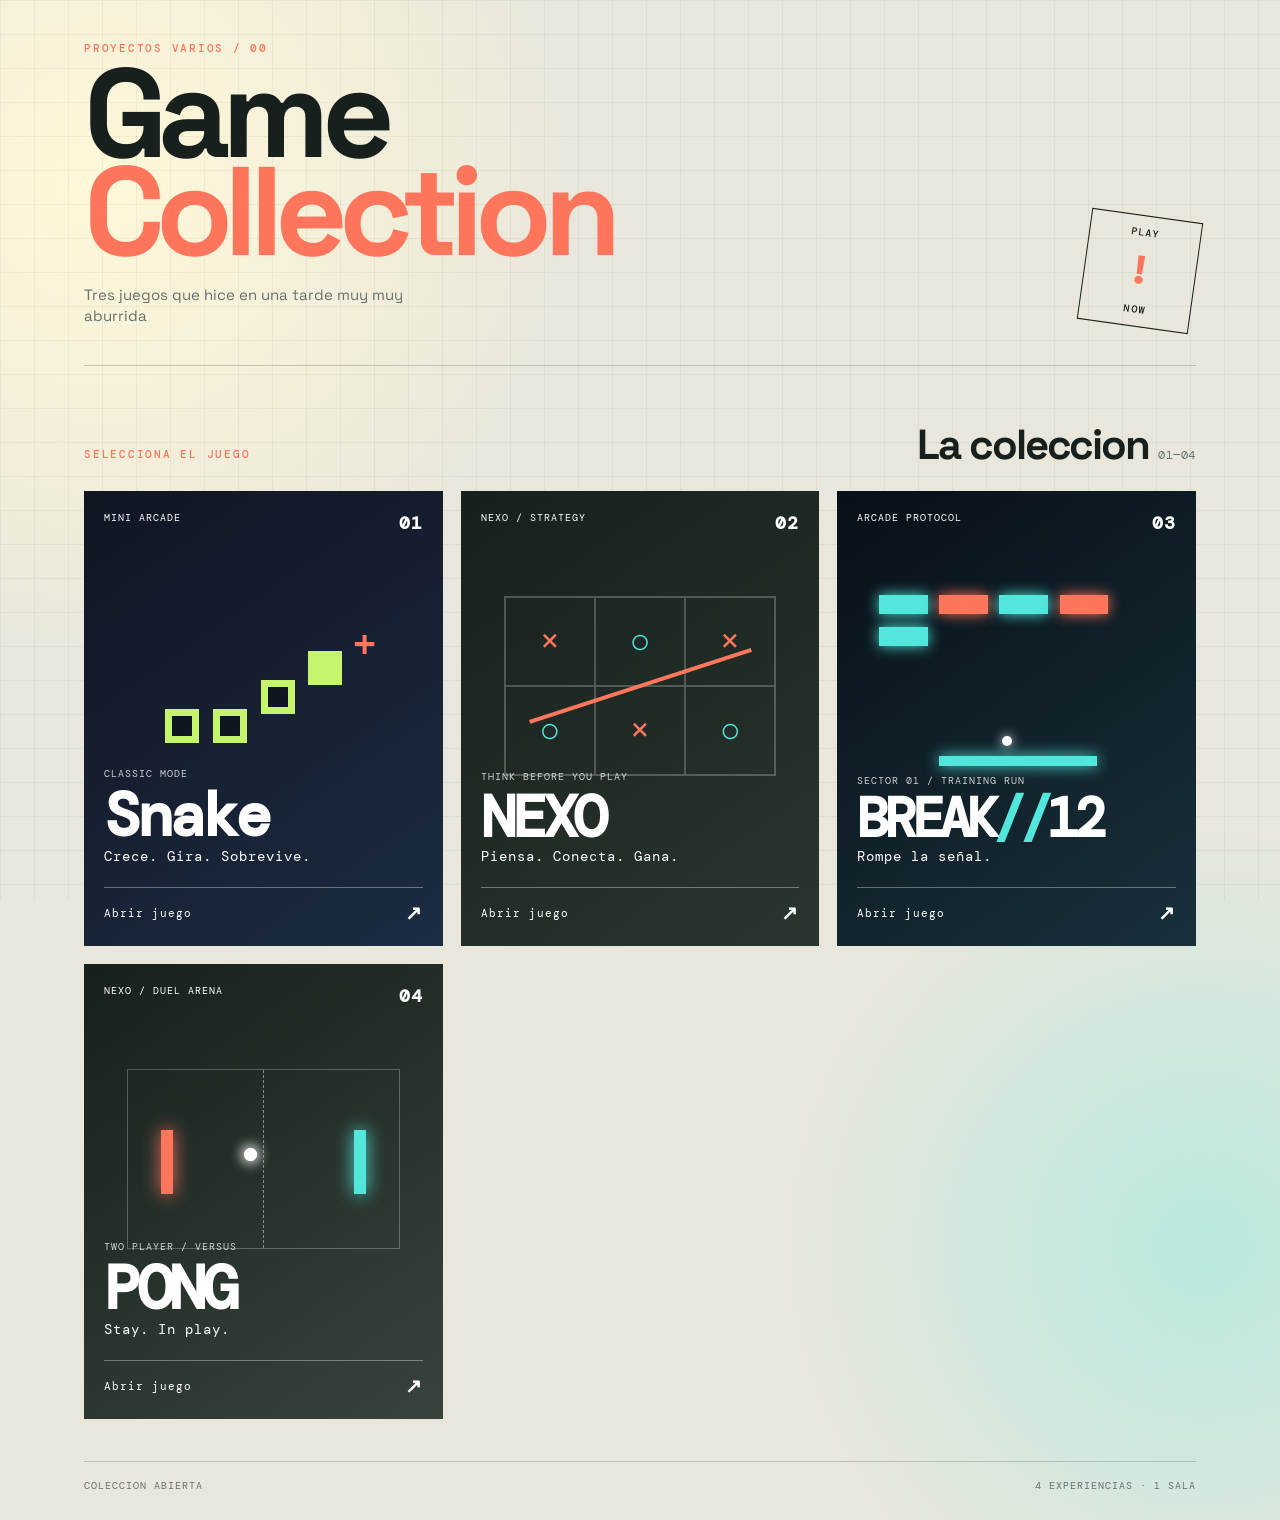
<file: index.html>
<!doctype html>
<html lang="es">
<head>
<meta charset="UTF-8">
<meta name="viewport" content="width=device-width, initial-scale=1">
<meta name="description" content="Coleccion de minijuegos de proyectos varios">
<title>Arcade de bolsillo</title>
<link rel="stylesheet" href="style.css">
</head>
<body>
<main class="arcade">
  <header class="hero">
    <div class="hero-copy">
      <p class="eyebrow">Proyectos varios / 00</p>
      <h1>Game<br><em>Collection</em></h1>
      <p class="intro">Tres juegos que hice en una tarde muy muy aburrida</p>
    </div>
    <div class="hero-mark" aria-hidden="true"><span>PLAY</span><b>!</b><span>NOW</span></div>
  </header>

  <section class="collection" aria-labelledby="collection-title">
    <div class="section-heading">
      <p class="eyebrow">Selecciona el juego</p>
      <h2 id="collection-title">La coleccion <span>01—04</span></h2>
    </div>
    <div class="covers">
      <a class="cover cover-snake" href="1/index.html" aria-label="Abrir Snake">
        <div class="cover-top"><span>MINI ARCADE</span><b>01</b></div>
        <div class="snake-art" aria-hidden="true"><i></i><i></i><i></i><i></i><strong>+</strong></div>
        <div class="cover-bottom"><span class="cover-label">CLASSIC MODE</span><h3>Snake</h3><p>Crece. Gira. Sobrevive.</p><span class="launch">Abrir juego <b>↗</b></span></div>
      </a>
      <a class="cover cover-nexo" href="2/index.html" aria-label="Abrir Nexo, tres en raya">
        <div class="cover-top"><span>NEXO / STRATEGY</span><b>02</b></div>
        <div class="nexo-art" aria-hidden="true"><span>×</span><span>○</span><span>×</span><span>○</span><span>×</span><span>○</span><i></i></div>
        <div class="cover-bottom"><span class="cover-label">THINK BEFORE YOU PLAY</span><h3>NEXO</h3><p>Piensa. Conecta. Gana.</p><span class="launch">Abrir juego <b>↗</b></span></div>
      </a>
      <a class="cover cover-break" href="3/index.html" aria-label="Abrir BREAK//12, Breakout">
        <div class="cover-top"><span>ARCADE PROTOCOL</span><b>03</b></div>
        <div class="break-art" aria-hidden="true"><span></span><span></span><span></span><span></span><span></span><i></i><b></b></div>
        <div class="cover-bottom"><span class="cover-label">SECTOR 01 / TRAINING RUN</span><h3>BREAK<span>//</span>12</h3><p>Rompe la señal.</p><span class="launch">Abrir juego <b>↗</b></span></div>
      </a>
      <a class="cover cover-pong" href="4/index.html" aria-label="Abrir Pong">
        <div class="cover-top"><span>NEXO / DUEL ARENA</span><b>04</b></div>
        <div class="pong-art" aria-hidden="true"><i></i><i></i><strong></strong><b></b></div>
        <div class="cover-bottom"><span class="cover-label">TWO PLAYER / VERSUS</span><h3>PONG</h3><p>Stay. In play.</p><span class="launch">Abrir juego <b>↗</b></span></div>
      </a>
    </div>
  </section>

  <footer><span>COLECCION ABIERTA</span><span>4 EXPERIENCIAS · 1 SALA</span></footer>
</main>
</body>
</html>
</file>
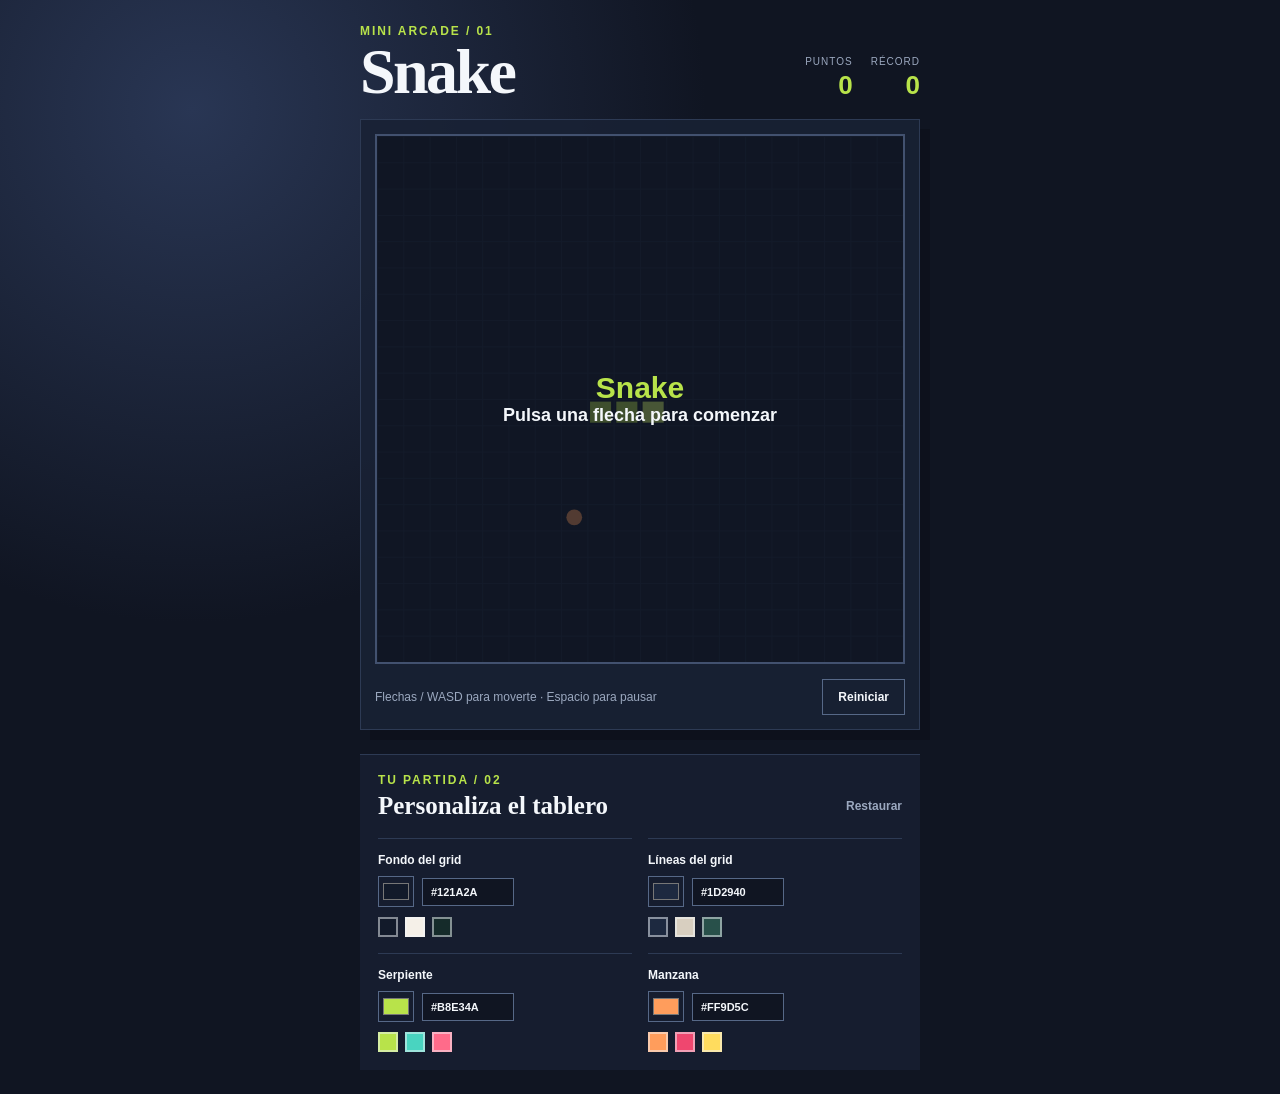
<file: 1/index.html>
<!doctype html>
<html lang="es">
<head>
<meta charset="UTF-8"><meta name="viewport" content="width=device-width, initial-scale=1"><title>Snake | Mini Arcade</title><link rel="stylesheet" href="style.css">
</head>
<body>
<main><header><div><p class="eyebrow">Mini arcade / 01</p><h1>Snake</h1></div><div class="scores"><div><span>Puntos</span><strong id="puntos">0</strong></div><div><span>Récord</span><strong id="record">0</strong></div></div></header>
<section class="game-shell"><div id="juego"><canvas id="tablero" aria-label="Tablero del juego Snake"></canvas><div id="estado" class="status"><div><strong>Snake</strong><span>Pulsa una flecha para comenzar</span></div></div></div><div class="toolbar"><span class="hint">Flechas / WASD para moverte · Espacio para pausar</span><button id="reiniciar" type="button">Reiniciar</button></div><div class="controls"><button data-direccion="arriba" aria-label="Arriba">â–²</button><button data-direccion="izquierda" aria-label="Izquierda">â—€</button><button data-direccion="abajo" aria-label="Abajo">â–¼</button><button data-direccion="derecha" aria-label="Derecha">â–¶</button></div></section>
<section class="personalizacion"><div class="custom-heading"><div><p class="eyebrow">Tu partida / 02</p><h2>Personaliza el tablero</h2></div><button id="restaurar-colores" class="text-button" type="button">Restaurar</button></div><div class="color-grid">
<div class="color-control" data-color-control="fondo"><label for="color-fondo">Fondo del grid</label><div class="color-inputs"><input id="color-fondo" class="color-picker" type="color" value="#121a2a"><input class="hex-input" type="text" value="#121A2A" maxlength="7"></div><div class="presets"><button type="button" data-preset="#121a2a" style="--swatch:#121a2a"></button><button type="button" data-preset="#f5f0e8" style="--swatch:#f5f0e8"></button><button type="button" data-preset="#152b2a" style="--swatch:#152b2a"></button></div></div>
<div class="color-control" data-color-control="grid"><label for="color-grid">Líneas del grid</label><div class="color-inputs"><input id="color-grid" class="color-picker" type="color" value="#1d2940"><input class="hex-input" type="text" value="#1D2940" maxlength="7"></div><div class="presets"><button type="button" data-preset="#1d2940" style="--swatch:#1d2940"></button><button type="button" data-preset="#d8cfc0" style="--swatch:#d8cfc0"></button><button type="button" data-preset="#28504a" style="--swatch:#28504a"></button></div></div>
<div class="color-control" data-color-control="serpiente"><label for="color-serpiente">Serpiente</label><div class="color-inputs"><input id="color-serpiente" class="color-picker" type="color" value="#b8e34a"><input class="hex-input" type="text" value="#B8E34A" maxlength="7"></div><div class="presets"><button type="button" data-preset="#b8e34a" style="--swatch:#b8e34a"></button><button type="button" data-preset="#49d4c0" style="--swatch:#49d4c0"></button><button type="button" data-preset="#ff6b8a" style="--swatch:#ff6b8a"></button></div></div>
<div class="color-control" data-color-control="manzana"><label for="color-manzana">Manzana</label><div class="color-inputs"><input id="color-manzana" class="color-picker" type="color" value="#ff9d5c"><input class="hex-input" type="text" value="#FF9D5C" maxlength="7"></div><div class="presets"><button type="button" data-preset="#ff9d5c" style="--swatch:#ff9d5c"></button><button type="button" data-preset="#ef476f" style="--swatch:#ef476f"></button><button type="button" data-preset="#ffdc5e" style="--swatch:#ffdc5e"></button></div></div>
</div></section></main>
<script>
const canvas=document.getElementById('tablero'),ctx=canvas.getContext('2d'),estado=document.getElementById('estado'),puntosTexto=document.getElementById('puntos'),recordTexto=document.getElementById('record'),tamano=20;let serpiente,comida,direccion,siguienteDireccion,puntos,intervalo,avanzando,pausado,partidaTerminada;let record=Number(localStorage.getItem('snake-record')||0);const iniciales={fondo:'#121a2a',grid:'#1d2940',serpiente:'#b8e34a',manzana:'#ff9d5c'},colores=JSON.parse(localStorage.getItem('snake-colores')||'null')||{...iniciales};recordTexto.textContent=record;
function ajustarCanvas(){const lado=Math.min(canvas.clientWidth,canvas.clientHeight),escala=devicePixelRatio||1;canvas.width=lado*escala;canvas.height=lado*escala;ctx.setTransform(escala*lado/(tamano*tamano),0,0,escala*lado/(tamano*tamano),0,0);dibujar()}function nuevaComida(){do{comida={x:Math.floor(Math.random()*tamano),y:Math.floor(Math.random()*tamano)}}while(serpiente.some(p=>p.x===comida.x&&p.y===comida.y))}function iniciar(){serpiente=[{x:10,y:10},{x:9,y:10},{x:8,y:10}];direccion={x:1,y:0};siguienteDireccion=direccion;puntos=0;avanzando=false;pausado=false;partidaTerminada=false;puntosTexto.textContent=0;nuevaComida();estado.hidden=false;estado.innerHTML='<div><strong>Snake</strong><span>Pulsa una flecha para comenzar</span></div>';clearInterval(intervalo);dibujar()}function comenzar(){if(!avanzando){avanzando=true;estado.hidden=true;intervalo=setInterval(actualizar,125)}}function cambiarDireccion(nombre){const ds={arriba:{x:0,y:-1},abajo:{x:0,y:1},izquierda:{x:-1,y:0},derecha:{x:1,y:0}},nueva=ds[nombre];if(!nueva)return;if(partidaTerminada)iniciar();if(nueva.x===-direccion.x&&nueva.y===-direccion.y)return;siguienteDireccion=nueva;comenzar()}function actualizar(){if(pausado)return;direccion=siguienteDireccion;const cabeza={x:serpiente[0].x+direccion.x,y:serpiente[0].y+direccion.y},choca=cabeza.x<0||cabeza.x>=tamano||cabeza.y<0||cabeza.y>=tamano||serpiente.some(p=>p.x===cabeza.x&&p.y===cabeza.y);if(choca)return terminar();serpiente.unshift(cabeza);if(cabeza.x===comida.x&&cabeza.y===comida.y){puntos++;puntosTexto.textContent=puntos;if(puntos>record){record=puntos;recordTexto.textContent=record;localStorage.setItem('snake-record',record)}nuevaComida()}else serpiente.pop();dibujar()}function terminar(){clearInterval(intervalo);avanzando=false;partidaTerminada=true;estado.hidden=false;estado.innerHTML='<div><strong>Fin de la partida</strong><span>Has conseguido '+puntos+' puntos · pulsa una flecha para volver a jugar</span></div>'}function dibujar(){if(!canvas.width||!comida||!serpiente)return;ctx.clearRect(0,0,tamano*tamano,tamano*tamano);ctx.fillStyle=colores.manzana;ctx.beginPath();ctx.arc(comida.x*tamano+10,comida.y*tamano+10,6,0,Math.PI*2);ctx.fill();serpiente.forEach((p,i)=>{ctx.fillStyle=i===0?aclarar(colores.serpiente):colores.serpiente;ctx.fillRect(p.x*tamano+2,p.y*tamano+2,16,16)})}function aclarar(hex){const rgb=hex.slice(1).match(/.{2}/g).map(v=>parseInt(v,16));return'rgb('+rgb.map(v=>Math.min(255,v+35)).join(',')+')'}function actualizarColor(control,color){colores[control.dataset.colorControl]=color;document.documentElement.style.setProperty('--board-bg',colores.fondo);document.documentElement.style.setProperty('--grid-color',colores.grid);localStorage.setItem('snake-colores',JSON.stringify(colores));dibujar()}function configurarColor(control){const picker=control.querySelector('.color-picker'),hex=control.querySelector('.hex-input'),aplicar=color=>{picker.value=color;hex.value=color.toUpperCase();actualizarColor(control,color)};picker.addEventListener('input',()=>aplicar(picker.value));hex.addEventListener('change',()=>/^#[0-9a-f]{6}$/i.test(hex.value.trim())?aplicar(hex.value.toLowerCase()):hex.value=picker.value.toUpperCase());control.querySelectorAll('[data-preset]').forEach(b=>b.addEventListener('click',()=>aplicar(b.dataset.preset)));aplicar(colores[control.dataset.colorControl])}document.querySelectorAll('[data-color-control]').forEach(configurarColor);document.getElementById('restaurar-colores').addEventListener('click',()=>{localStorage.setItem('snake-colores',JSON.stringify(iniciales));location.reload()});document.addEventListener('keydown',e=>{const t={ArrowUp:'arriba',w:'arriba',ArrowDown:'abajo',s:'abajo',ArrowLeft:'izquierda',a:'izquierda',ArrowRight:'derecha',d:'derecha'};if(t[e.key]){e.preventDefault();cambiarDireccion(t[e.key])}if(e.code==='Space'&&avanzando){pausado=!pausado;estado.hidden=!pausado;estado.innerHTML='<div><strong>Pausa</strong><span>Pulsa espacio para continuar</span></div>'}});document.querySelectorAll('[data-direccion]').forEach(b=>b.addEventListener('click',()=>cambiarDireccion(b.dataset.direccion)));document.getElementById('reiniciar').addEventListener('click',iniciar);addEventListener('resize',ajustarCanvas);iniciar();ajustarCanvas();
</script></body></html>
</file>
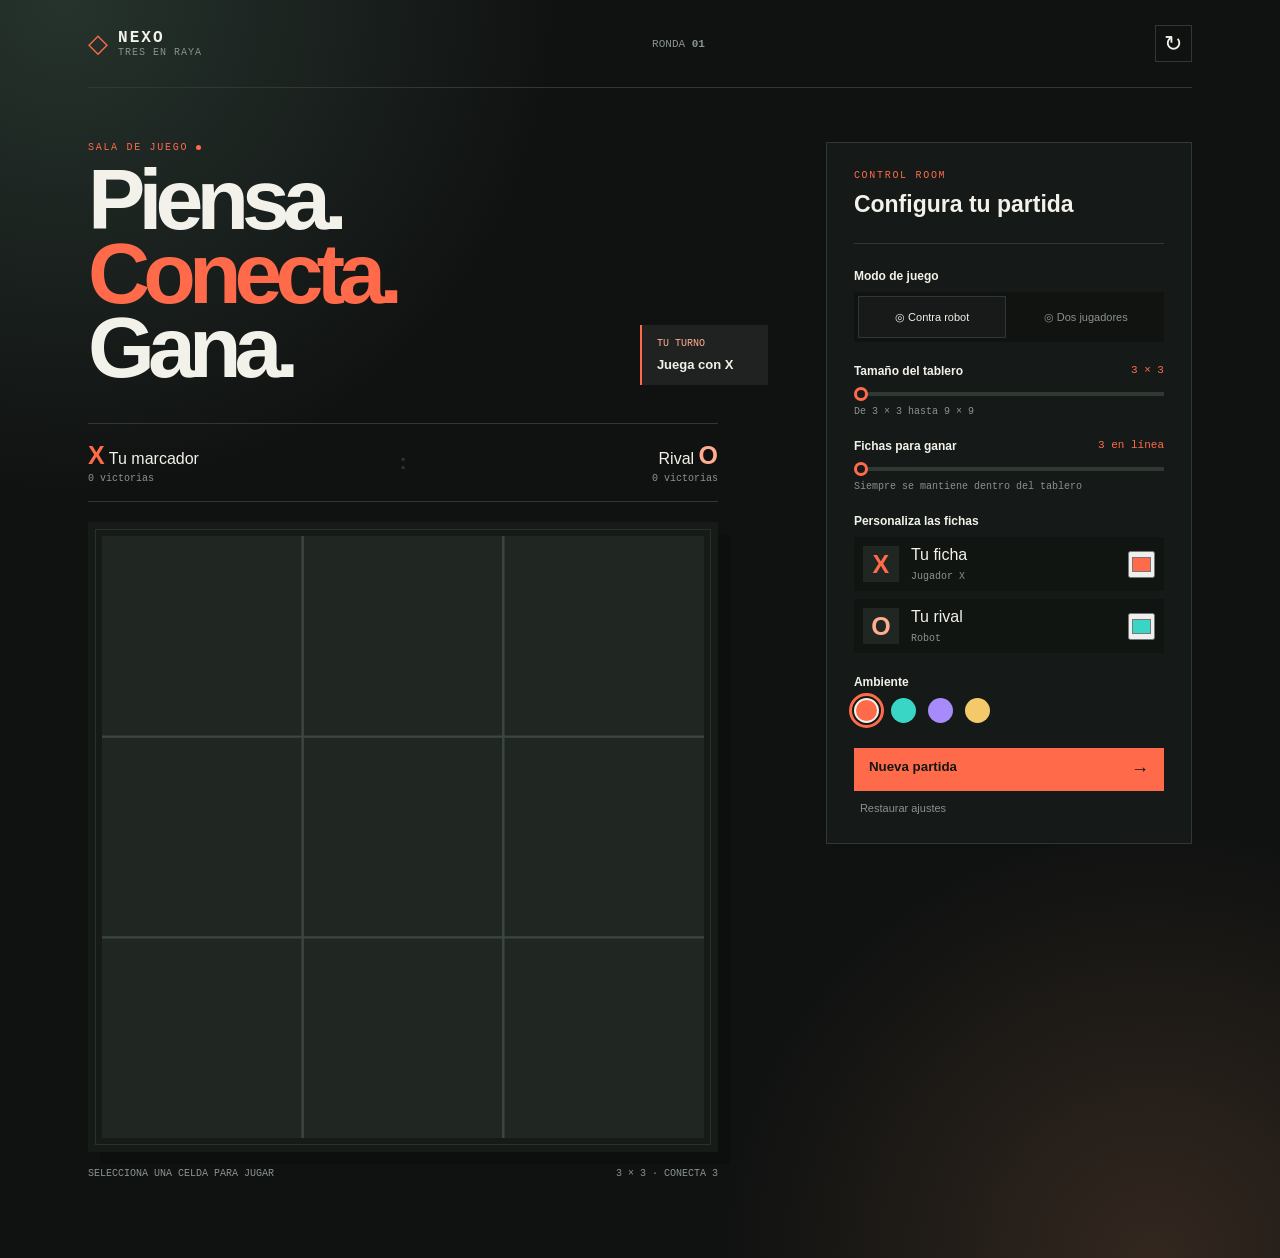
<file: 2/index.html>
<!doctype html>
<html lang="es">
<head>
<meta charset="UTF-8">
<meta name="viewport" content="width=device-width, initial-scale=1">
<title>Nexo | Tres en raya</title>
<link rel="stylesheet" href="style.css">
</head>
<body>
<main class="app">
<header class="topbar"><a class="brand" href="#game"><span class="brand-symbol">◇</span><span><b>NEXO</b><small>TRES EN RAYA</small></span></a><span class="round">RONDA <b id="round">01</b></span><button id="top-new" class="icon-button" type="button" aria-label="Nueva partida">↻</button></header>
<div class="layout">
<section id="game" class="game-area">
<div class="intro"><div><p class="eyebrow">SALA DE JUEGO <i></i></p><h1>Piensa.<br><em>Conecta.</em><br>Gana.</h1></div><div class="turn-box"><small id="turn-label">TU TURNO</small><b id="turn-text">Juega con X</b></div></div>
<div class="score"><span><b class="x">X</b> Tu marcador <small id="score-x">0 victorias</small></span><b class="colon">:</b><span class="right">Rival <b class="o">O</b><small id="score-o">0 victorias</small></span></div>
<div class="board-frame"><canvas id="board" tabindex="0" aria-label="Tablero de tres en raya"></canvas><div id="result" class="result" hidden><small id="result-label">Partida terminada</small><strong id="result-text">Victoria</strong><button id="again" type="button">Jugar otra vez</button></div></div>
<footer class="board-info"><span>Selecciona una celda para jugar</span><span id="config">3 × 3 · conecta 3</span></footer>
</section>
<aside class="panel"><p class="eyebrow">CONTROL ROOM</p><h2>Configura tu partida</h2><hr>
<label class="label">Modo de juego</label><div class="modes"><button class="mode active" data-mode="robot" type="button">◎ Contra robot</button><button class="mode" data-mode="player" type="button">◎ Dos jugadores</button></div>
<label class="label">Tamaño del tablero <output id="size-value">3 × 3</output><input id="size" type="range" min="3" max="9" value="3"><small>De 3 × 3 hasta 9 × 9</small></label>
<label class="label">Fichas para ganar <output id="win-value">3 en línea</output><input id="win" type="range" min="3" max="3" value="3"><small>Siempre se mantiene dentro del tablero</small></label>
<label class="label">Personaliza las fichas</label><div class="piece-list"><label class="piece"><b class="x">X</b><span>Tu ficha<small>Jugador X</small></span><input id="x-color" type="color" value="#ff6b4a" aria-label="Color de X"></label><label class="piece"><b class="o">O</b><span>Tu rival<small id="rival-name">Robot</small></span><input id="o-color" type="color" value="#39d6c5" aria-label="Color de O"></label></div>
<label class="label">Ambiente</label><div class="themes"><button class="theme active" data-theme="ember" type="button" aria-label="Tema coral"></button><button class="theme mint" data-theme="mint" type="button" aria-label="Tema menta"></button><button class="theme violet" data-theme="violet" type="button" aria-label="Tema violeta"></button><button class="theme sun" data-theme="sun" type="button" aria-label="Tema amarillo"></button></div>
<button id="new" class="primary" type="button">Nueva partida <span>→</span></button><button id="restore" class="restore" type="button">Restaurar ajustes</button>
</aside>
</div>
</main>
<script>
const canvas=document.querySelector('#board');
const ctx=canvas.getContext('2d');
const state={size:3,win:3,mode:'robot',cells:[],turn:'X',over:false,line:[],round:1,scores:{X:0,O:0},xColor:'#ff6b4a',oColor:'#39d6c5'};
const themes={ember:['#ff6b4a','#ffad8e'],mint:['#39d6c5','#96f1e4'],violet:['#a78bfa','#d6cbff'],sun:['#f3c969','#ffe4a0']};
const get=id=>document.getElementById(id);
function updateLabels(){get('size-value').textContent=state.size+' × '+state.size;get('win-value').textContent=state.win+' en línea';get('win').max=state.size;get('win').value=state.win;get('config').textContent=state.size+' × '+state.size+' · conecta '+state.win;get('round').textContent=String(state.round).padStart(2,'0');get('score-x').textContent=state.scores.X+' victorias';get('score-o').textContent=state.scores.O+' victorias';get('rival-name').textContent=state.mode==='robot'?'Robot':'Jugador 2';}
function resize(){const side=Math.min(canvas.clientWidth,canvas.clientHeight);const ratio=window.devicePixelRatio||1;canvas.width=side*ratio;canvas.height=side*ratio;ctx.setTransform(ratio,0,0,ratio,0,0);draw();}
function reset(){state.cells=Array(state.size*state.size).fill('');state.turn='X';state.over=false;state.line=[];get('result').hidden=true;updateTurn();resize();}
function directions(){return [[1,0],[0,1],[1,1],[1,-1]];}
function getLine(index,mark,cells=state.cells){const x=index%state.size,y=Math.floor(index/state.size);for(const [dx,dy] of directions()){const line=[index];for(const sign of [1,-1]){let cx=x+dx*sign,cy=y+dy*sign;while(cx>=0&&cy>=0&&cx<state.size&&cy<state.size&&cells[cy*state.size+cx]===mark){line.push(cy*state.size+cx);cx+=dx*sign;cy+=dy*sign;}}if(line.length>=state.win)return line;}return []}
function testMove(index,mark){const cells=state.cells.slice();cells[index]=mark;return getLine(index,mark,cells);}
function draw(){if(!canvas.width)return;const side=canvas.clientWidth,cell=side/state.size;ctx.clearRect(0,0,side,side);ctx.fillStyle=getComputedStyle(document.documentElement).getPropertyValue('--board').trim();ctx.fillRect(0,0,side,side);ctx.strokeStyle=getComputedStyle(document.documentElement).getPropertyValue('--board-line').trim();ctx.lineWidth=Math.max(1,cell*.012);for(let i=1;i<state.size;i++){ctx.beginPath();ctx.moveTo(i*cell,0);ctx.lineTo(i*cell,side);ctx.moveTo(0,i*cell);ctx.lineTo(side,i*cell);ctx.stroke();}state.cells.forEach((mark,index)=>{if(!mark)return;const x=(index%state.size+.5)*cell,y=(Math.floor(index/state.size)+.5)*cell,r=cell*.27;ctx.strokeStyle=mark==='X'?state.xColor:state.oColor;ctx.lineWidth=Math.max(3,cell*.085);ctx.lineCap='round';ctx.beginPath();if(mark==='X'){ctx.moveTo(x-r,y-r);ctx.lineTo(x+r,y+r);ctx.moveTo(x+r,y-r);ctx.lineTo(x-r,y+r);}else ctx.arc(x,y,r,0,Math.PI*2);ctx.stroke();});if(state.line.length){const first=state.line[0],last=state.line[state.line.length-1];ctx.strokeStyle='#fff';ctx.lineWidth=Math.max(3,cell*.05);ctx.beginPath();ctx.moveTo((first%state.size+.5)*cell,(Math.floor(first/state.size)+.5)*cell);ctx.lineTo((last%state.size+.5)*cell,(Math.floor(last/state.size)+.5)*cell);ctx.stroke();}}
function updateTurn(){get('turn-label').textContent=state.turn==='X'?'TU TURNO':(state.mode==='robot'?'EL ROBOT PIENSA':'TURNO DEL JUGADOR 2');get('turn-text').textContent='Juega con '+state.turn;}
function finish(mark,line){state.over=true;state.line=line||[];if(mark)state.scores[mark]++;get('result-label').textContent=mark?mark+' domina la sala':'Tablero completo';get('result-text').textContent=mark?'¡Gana '+mark+'!':'Empate elegante';get('result').hidden=false;updateLabels();draw();}
function play(index){if(state.over||state.cells[index]||(state.mode==='robot'&&state.turn==='O'))return;const mark=state.turn;state.cells[index]=mark;const line=testMove(index,mark);if(line.length)return finish(mark,line);if(state.cells.every(Boolean))return finish('');state.turn=mark==='X'?'O':'X';updateTurn();draw();if(state.mode==='robot')setTimeout(robot,260);}
function robot(){if(state.over)return;let choice=state.cells.findIndex((value,index)=>!value&&testMove(index,'O').length);if(choice<0)choice=state.cells.findIndex((value,index)=>!value&&testMove(index,'X').length);if(choice<0){const middle=Math.floor(state.size/2)*state.size+Math.floor(state.size/2);choice=state.cells[middle]?-1:middle;}if(choice<0){const empty=state.cells.map((value,index)=>value?-1:index).filter(index=>index>=0);choice=empty[Math.floor(Math.random()*empty.length)];}state.cells[choice]='O';const line=testMove(choice,'O');if(line.length)finish('O',line);else if(state.cells.every(Boolean))finish('');else{state.turn='X';updateTurn();draw();}}
function newGame(){state.round++;reset();}
canvas.addEventListener('click',event=>{const rect=canvas.getBoundingClientRect();const x=Math.floor((event.clientX-rect.left)/(rect.width/state.size));const y=Math.floor((event.clientY-rect.top)/(rect.height/state.size));play(y*state.size+x);});
get('new').onclick=get('top-new').onclick=get('again').onclick=newGame;
document.querySelectorAll('.mode').forEach(button=>button.addEventListener('click',()=>{state.mode=button.dataset.mode;document.querySelectorAll('.mode').forEach(item=>item.classList.toggle('active',item===button));newGame();}));
get('size').addEventListener('input',event=>{state.size=Number(event.target.value);state.win=Math.min(state.win,state.size);updateLabels();reset();});get('win').addEventListener('input',event=>{state.win=Number(event.target.value);updateLabels();reset();});get('x-color').addEventListener('input',event=>{state.xColor=event.target.value;draw();});get('o-color').addEventListener('input',event=>{state.oColor=event.target.value;draw();});
document.querySelectorAll('.theme').forEach(button=>button.addEventListener('click',()=>{const palette=themes[button.dataset.theme];document.documentElement.style.setProperty('--accent',palette[0]);document.documentElement.style.setProperty('--soft',palette[1]);document.querySelectorAll('.theme').forEach(item=>item.classList.toggle('active',item===button));}));
get('restore').onclick=()=>{state.size=3;state.win=3;state.mode='robot';state.xColor='#ff6b4a';state.oColor='#39d6c5';get('x-color').value=state.xColor;get('o-color').value=state.oColor;document.querySelector('[data-mode="robot"]').click();};
window.addEventListener('resize',resize);updateLabels();reset();
</script>
</body>
</html>
</file>
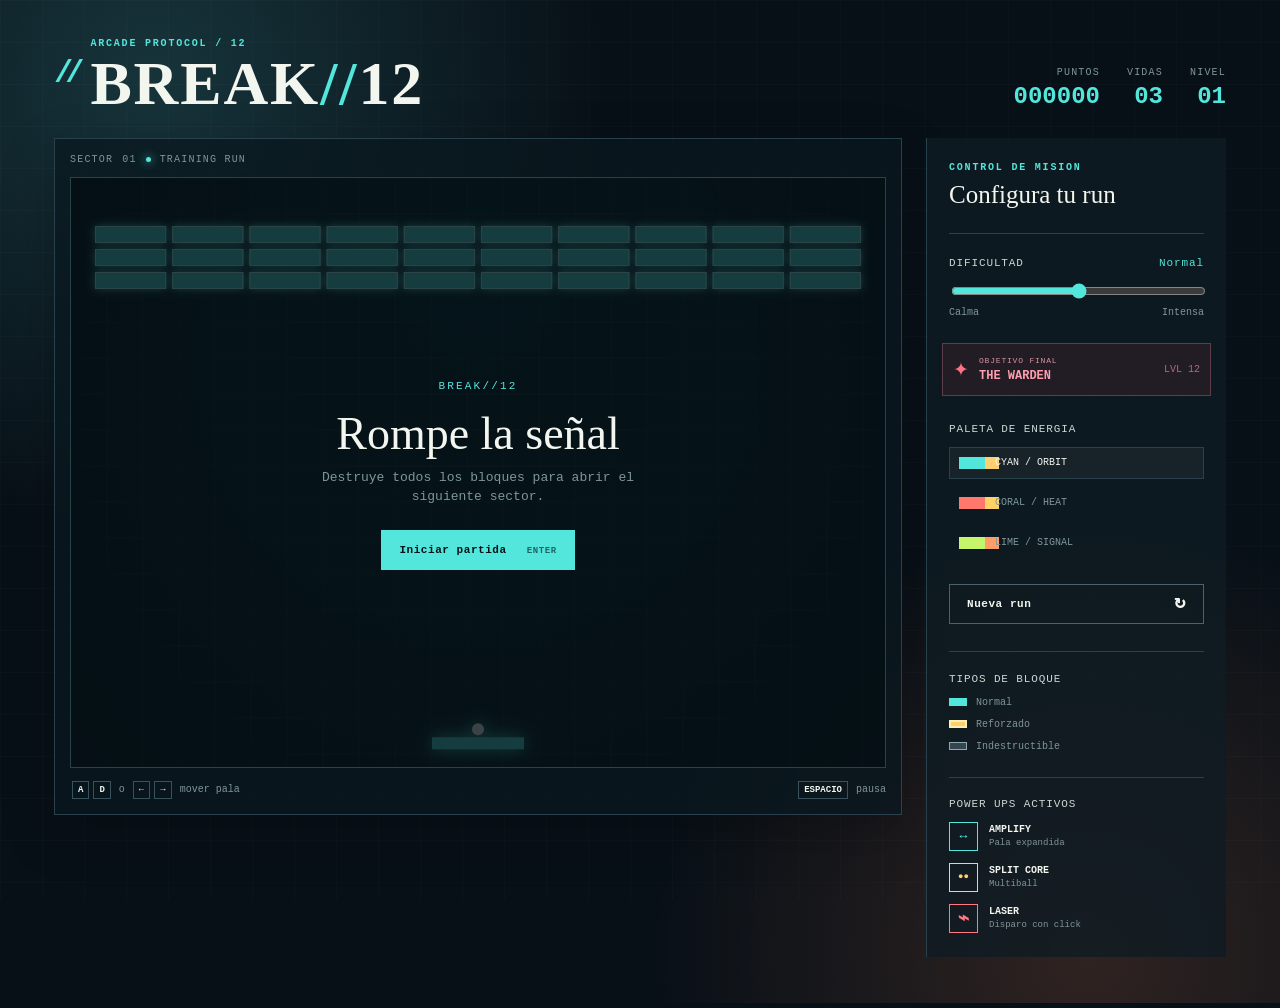
<file: 3/index.html>
<!doctype html>
<html lang="es">
<head>
<meta charset="UTF-8">
<meta name="viewport" content="width=device-width, initial-scale=1">
<title>BREAK//12 | Breakout</title>
<link rel="stylesheet" href="style.css">
</head>
<body>
<main class="app">
<header class="topbar">
  <div class="brand"><span class="brand-mark">//</span><div><p class="eyebrow">ARCade protocol / 12</p><h1>BREAK<span>//</span>12</h1></div></div>
  <div class="stats"><div><small>PUNTOS</small><strong id="score">000000</strong></div><div><small>VIDAS</small><strong id="lives">03</strong></div><div><small>NIVEL</small><strong id="level">01<span>/12</span></strong></div></div>
</header>
<div class="layout">
<section class="play-zone">
  <div class="game-frame">
    <div class="frame-label">SECTOR <span id="sector">01</span> <i></i> <span id="mode-label">TRAINING RUN</span></div>
    <div class="canvas-wrap"><canvas id="game" aria-label="Juego Breakout"></canvas><div id="overlay" class="overlay"><div><span class="overlay-kicker">BREAK//12</span><h2 id="overlay-title">Rompe la señal</h2><p id="overlay-copy">Destruye todos los bloques para abrir el siguiente sector.</p><button id="start" class="primary" type="button">Iniciar partida <b>ENTER</b></button></div></div></div>
    <div class="game-footer"><span><b class="key">A</b><b class="key">D</b> o <b class="key">←</b><b class="key">→</b> mover pala</span><span><b class="key">ESPACIO</b> pausa</span></div>
  </div>
  <div class="touch-controls"><button data-key="left" aria-label="Mover a la izquierda">←</button><button data-key="right" aria-label="Mover a la derecha">→</button></div>
</section>
<aside class="control-panel">
  <div class="panel-heading"><p class="eyebrow">CONTROL DE MISION</p><h2>Configura tu run</h2></div>
  <label class="control-label" for="difficulty">Dificultad <output id="difficulty-value">Normal</output></label>
  <input id="difficulty" type="range" min="1" max="3" value="2">
  <div class="range-hint"><span>Calma</span><span>Intensa</span></div>
  <div class="boss-card"><div><span class="boss-icon">✦</span><div><small>OBJETIVO FINAL</small><strong>THE WARDEN</strong></div></div><span class="boss-level">LVL 12</span></div>
  <p class="control-label">Paleta de energia</p>
  <div class="palette-list"><button class="palette active" data-palette="cyan" type="button" aria-label="Paleta cyan"><i></i><span>CYAN / ORBIT</span></button><button class="palette" data-palette="coral" type="button" aria-label="Paleta coral"><i></i><span>CORAL / HEAT</span></button><button class="palette" data-palette="lime" type="button" aria-label="Paleta lima"><i></i><span>LIME / SIGNAL</span></button></div>
  <button id="new-run" class="secondary" type="button">Nueva run <span>↻</span></button>
  <div class="legend"><p class="control-label">Tipos de bloque</p><div><span><i class="legend-normal"></i>Normal</span><span><i class="legend-reinforced"></i>Reforzado</span><span><i class="legend-solid"></i>Indestructible</span></div></div>
  <div class="powerups"><p class="control-label">Power ups activos</p><div class="power-row"><span class="power-icon wide">↔</span><div><strong>AMPLIFY</strong><small>Pala expandida</small></div></div><div class="power-row"><span class="power-icon multi">●●</span><div><strong>SPLIT CORE</strong><small>Multiball</small></div></div><div class="power-row"><span class="power-icon laser">⌁</span><div><strong>LASER</strong><small>Disparo con click</small></div></div></div>
</aside>
</div>
</main>
<script>
const canvas=document.getElementById('game'),ctx=canvas.getContext('2d'),overlay=document.getElementById('overlay'),titleEl=document.getElementById('overlay-title'),copyEl=document.getElementById('overlay-copy'),startBtn=document.getElementById('start');
const ui={score:document.getElementById('score'),lives:document.getElementById('lives'),level:document.getElementById('level'),sector:document.getElementById('sector'),mode:document.getElementById('mode-label'),difficulty:document.getElementById('difficulty'),difficultyValue:document.getElementById('difficulty-value')};
const palettes={cyan:{accent:'#52e6dc',hot:'#ffcf70',deep:'#0b2931'},coral:{accent:'#ff786b',hot:'#ffd166',deep:'#321c29'},lime:{accent:'#c4f56a',hot:'#ff9f68',deep:'#20311f'}};
const state={level:1,score:0,lives:3,running:false,paused:false,won:false,difficulty:2,palette:'cyan',speedFactor:1,paddle:{x:0,w:92,h:12},balls:[],blocks:[],drops:[],lasers:[],keys:{left:false,right:false},last:0};
let width=720,height=520,scale=1,raf=0;
function css(name){return getComputedStyle(document.documentElement).getPropertyValue(name).trim()}
function resize(){const rect=canvas.getBoundingClientRect();scale=window.devicePixelRatio||1;canvas.width=rect.width*scale;canvas.height=rect.height*scale;width=rect.width;height=rect.height;ctx.setTransform(scale,0,0,scale,0,0);state.paddle.x=state.paddle.x||width/2;draw()}
function difficultyName(){return ['Calma','Normal','Intensa'][state.difficulty-1]}
function updateUI(){ui.score.textContent=String(state.score).padStart(6,'0');ui.lives.textContent=String(state.lives).padStart(2,'0');ui.level.textContent=String(state.level).padStart(2,'0');ui.sector.textContent=String(state.level).padStart(2,'0');ui.difficultyValue.textContent=difficultyName();ui.mode.textContent=state.level===12?'BOSS PROTOCOL':'TRAINING RUN'}
function ball(x=width/2,y=height-38,dx=3,dy=-4){return{x,y,dx,dy,r:6,trail:[]}}
function buildLevel(){state.blocks=[];state.drops=[];state.lasers=[];state.balls=[ball()];state.paddle.w=state.level===12?112:92;const cols=10,rows=state.level===12?6:Math.min(3+Math.floor((state.level-1)/2),9),gap=6,pad=24,bw=(width-pad*2-gap*(cols-1))/cols,bh=17;for(let row=0;row<rows;row++){for(let col=0;col<cols;col++){const center=Math.abs(col-(cols-1)/2),checker=(row+col)%2===0,diamond=center<=row+1,zigzag=(col+row*2)%4<2;let present=state.level<4?true:state.level<7?checker||row===0:state.level<10?diamond||zigzag:checker||diamond;let type='normal';if(state.level>=6&&((col===0||col===cols-1)&&row>0||state.level>=9&&row===rows-1&&!checker))type='solid';else if(state.level>=4&&((state.level<8&&row%3===1)||(state.level>=8&&zigzag)))type='reinforced';if(state.level===12){present=diamond||row===0;type=(row===0&&col>1&&col<8)?'boss':(col===0||col===9?'solid':row%2?'reinforced':'normal');}if(present)state.blocks.push({x:pad+col*(bw+gap),y:48+row*(bh+gap),w:bw,h:bh,type,hp:type==='reinforced'?2:type==='boss'?5:1,hit:0});}}if(state.level===12){state.blocks=state.blocks.filter(block=>block.type!=='boss'||block.x>width*.15&&block.x<width*.85);state.bossHp=state.blocks.filter(block=>block.type==='boss').reduce((sum,block)=>sum+block.hp,0);}}
function resetRun(){state.level=1;state.score=0;state.lives=3;state.speedFactor=1;state.running=false;state.paused=false;state.won=false;state.paddle.x=width/2;buildLevel();updateUI();showOverlay('Rompe la señal','Destruye todos los bloques para abrir el siguiente sector.','Iniciar partida');draw()}
function launch(){if(state.running&&!state.paused)return;if(state.won||state.lives<=0){resetRun()}state.running=true;state.paused=false;hideOverlay();state.last=performance.now();cancelAnimationFrame(raf);raf=requestAnimationFrame(loop)}
function hideOverlay(){overlay.classList.remove('visible')}
function showOverlay(title,copy,button='Continuar'){titleEl.textContent=title;copyEl.textContent=copy;startBtn.firstChild.textContent=button+' ';overlay.classList.add('visible')}
function nextLevel(){if(state.level>=12){state.won=true;state.running=false;showOverlay('Warden neutralizado','Has completado los 12 sectores y cerrado el protocolo.','Jugar de nuevo');return}state.level++;state.running=false;buildLevel();updateUI();showOverlay('Sector '+String(state.level).padStart(2,'0'),'La señal se intensifica. Prepárate para el siguiente patrón.','Continuar');draw()}
function loseLife(){state.lives--;state.speedFactor=1;updateUI();if(!state.lives){state.running=false;showOverlay('Run terminada','La señal se ha perdido. Tu puntuacion: '+state.score+'.','Reintentar');return}state.balls=[ball()];state.running=false;showOverlay('Una vida menos','Alinea la pala y vuelve a entrar en la señal.','Continuar')}
function spawnDrop(x,y){const types=['wide','multi','laser'];const type=types[Math.floor(Math.random()*types.length)];state.drops.push({x,y,type,vy:1.7,w:28,h:15})}
function hitBlock(b){if(b.type==='solid'||b.pending)return false;b.hp--;b.hit=1;if(b.hp<=0){const remaining=state.blocks.some(other=>other!==b&&other.type!=='solid'&&!other.broken);b.pending=remaining;b.broken=!remaining;b.removeAt=performance.now()+90;state.score+=b.type==='boss'?250:b.type==='reinforced'?30:10;if(Math.random()<.12)spawnDrop(b.x+b.w/2,b.y+b.h/2);return true}return false}
function collideBall(b,block){return b.x+b.r>block.x&&b.x-b.r<block.x+block.w&&b.y+b.r>block.y&&b.y-b.r<block.y+block.h}
function update(dt){const speed=330+(state.difficulty-2)*55;if(state.keys.left)state.paddle.x-=speed*dt;if(state.keys.right)state.paddle.x+=speed*dt;state.paddle.x=Math.max(state.paddle.w/2,Math.min(width-state.paddle.w/2,state.paddle.x));for(const laser of state.lasers)laser.y-=520*dt;state.lasers=state.lasers.filter(l=>l.y>-10);for(const drop of state.drops)drop.y+=drop.vy*60*dt;state.drops=state.drops.filter(drop=>{if(drop.y>height)return false;if(drop.y+drop.h>height-35&&drop.x>state.paddle.x-state.paddle.w/2&&drop.x<state.paddle.x+state.paddle.w/2){activate(drop.type);return false}return true});for(const b of state.balls){b.trail.unshift({x:b.x,y:b.y});b.trail=b.trail.slice(0,5);const velocity=(1+(state.difficulty-2)*.08)*state.speedFactor,moveX=b.dx*velocity*dt*60,moveY=b.dy*velocity*dt*60,steps=Math.max(1,Math.ceil(Math.max(Math.abs(moveX),Math.abs(moveY))/7));for(let step=0;step<steps;step++){const previousX=b.x,previousY=b.y;b.x+=moveX/steps;b.y+=moveY/steps;if(b.x-b.r<0||b.x+b.r>width){b.dx*=-1;b.x=Math.max(b.r,Math.min(width-b.r,b.x))}if(b.y-b.r<0){b.dy=Math.abs(b.dy);b.y=b.r}if(b.y+b.r>height-34&&b.y<height-15&&b.x>state.paddle.x-state.paddle.w/2&&b.x<state.paddle.x+state.paddle.w/2&&b.dy>0){const offset=(b.x-state.paddle.x)/(state.paddle.w/2);state.speedFactor*=1.08;b.dx+=offset*2.2;b.dy=-Math.abs(b.dy);b.y=height-35;const magnitude=Math.hypot(b.dx,b.dy);b.dx=b.dx/magnitude*4.2;b.dy=b.dy/magnitude*4.2}for(const block of state.blocks){if(block.broken||block.pending||!collideBall(b,block))continue;const fromLeft=previousX+b.r<=block.x,fromRight=previousX-b.r>=block.x+block.w;if(fromLeft||fromRight){b.dx*=-1;b.x=fromLeft?block.x-b.r:block.x+block.w+b.r}else{b.dy*=-1;b.y=b.dy>0?block.y-b.r:block.y+block.h+b.r}hitBlock(block);break}}}const now=performance.now();state.blocks.forEach(block=>{if(block.pending&&now>=block.removeAt)block.broken=true});state.blocks=state.blocks.filter(block=>!block.broken||block.type==='solid');for(const laser of state.lasers){for(const block of state.blocks){if(!block.broken&&!block.pending&&laser.x>block.x&&laser.x<block.x+block.w&&laser.y>block.y&&laser.y<block.y+block.h){hitBlock(block);laser.y=-20;break}}}state.blocks=state.blocks.filter(block=>!block.broken||block.type==='solid');if(state.level===12){state.bossHp=state.blocks.filter(b=>b.type==='boss'&&!b.broken).reduce((sum,b)=>sum+b.hp,0);if(state.bossHp<=0)return nextLevel()}if(!state.blocks.some(b=>b.type!=='solid'&&!b.broken&&!b.pending))return nextLevel();if(!state.balls.some(b=>b.y<height+15)){loseLife()}}
function activate(type){if(type==='wide'){state.paddle.w=150;setTimeout(()=>state.paddle.w=state.level===12?112:92,7000)}if(type==='multi'&&state.balls.length<4){const source=state.balls[0]||ball();state.balls.push(ball(source.x,source.y,-source.dx,source.dy))}if(type==='laser')state.laserUntil=performance.now()+7000}
function draw(){ctx.clearRect(0,0,width,height);const colors=palettes[state.palette];const glow=ctx.createRadialGradient(width*.5,height*.15,20,width*.5,height*.5,height);glow.addColorStop(0,colors.deep);glow.addColorStop(1,'#081017');ctx.fillStyle=glow;ctx.fillRect(0,0,width,height);ctx.strokeStyle='rgba(255,255,255,.05)';ctx.lineWidth=1;for(let x=0;x<width;x+=36){ctx.beginPath();ctx.moveTo(x,0);ctx.lineTo(x,height);ctx.stroke()}for(let y=0;y<height;y+=36){ctx.beginPath();ctx.moveTo(0,y);ctx.lineTo(width,y);ctx.stroke()}for(const block of state.blocks)drawBlock(block,colors);if(state.level===12)drawBossBar(colors);for(const drop of state.drops){ctx.fillStyle=colors.hot;ctx.shadowColor=colors.hot;ctx.shadowBlur=12;ctx.fillRect(drop.x-drop.w/2,drop.y-drop.h/2,drop.w,drop.h);ctx.shadowBlur=0;ctx.fillStyle='#081017';ctx.font='bold 11px monospace';ctx.textAlign='center';ctx.fillText(drop.type==='wide'?'↔':drop.type==='multi'?'2X':'⌁',drop.x,drop.y+4)}ctx.fillStyle=colors.accent;ctx.shadowColor=colors.accent;ctx.shadowBlur=18;ctx.fillRect(state.paddle.x-state.paddle.w/2,height-30,state.paddle.w,state.paddle.h);ctx.shadowBlur=0;for(const b of state.balls){for(let i=b.trail.length-1;i>=0;i--){ctx.globalAlpha=(5-i)/30;ctx.fillStyle=colors.accent;ctx.beginPath();ctx.arc(b.trail[i].x,b.trail[i].y,b.r,0,Math.PI*2);ctx.fill()}ctx.globalAlpha=1;ctx.fillStyle='#fff';ctx.shadowColor=colors.accent;ctx.shadowBlur=16;ctx.beginPath();ctx.arc(b.x,b.y,b.r,0,Math.PI*2);ctx.fill();ctx.shadowBlur=0}if(state.laserUntil>performance.now()){for(const x of [state.paddle.x-state.paddle.w/2+9,state.paddle.x+state.paddle.w/2-9]){ctx.fillStyle=colors.hot;ctx.fillRect(x-2,height-48,4,18)}}}
function drawBlock(b,colors){if(b.type==='solid'){ctx.fillStyle='rgba(124,151,168,.2)';ctx.strokeStyle='rgba(170,200,210,.42)'}else if(b.type==='reinforced'){ctx.fillStyle=colors.hot;ctx.strokeStyle='#fff0b0'}else if(b.type==='boss'){ctx.fillStyle='#ec5d77';ctx.strokeStyle='#ffb3bd'}else{ctx.fillStyle=colors.accent;ctx.strokeStyle='#c5fff5'}ctx.globalAlpha=b.pending?.28:b.hit?.45:1;ctx.shadowColor=ctx.fillStyle;ctx.shadowBlur=b.type==='solid'?0:9;ctx.fillRect(b.x,b.y,b.w,b.h);ctx.shadowBlur=0;ctx.strokeRect(b.x+.5,b.y+.5,b.w-1,b.h-1);if(b.type==='reinforced'||b.type==='boss'){ctx.strokeStyle='rgba(8,16,23,.55)';ctx.strokeRect(b.x+4,b.y+4,b.w-8,b.h-8)}ctx.globalAlpha=1;b.hit=Math.max(0,b.hit-.08)}
function drawBossBar(colors){const total=40,hp=state.bossHp||total;ctx.fillStyle='rgba(255,255,255,.12)';ctx.fillRect(24,19,width-48,5);ctx.fillStyle='#ec5d77';ctx.fillRect(24,19,(width-48)*hp/total,5);ctx.fillStyle='#fff';ctx.font='10px monospace';ctx.textAlign='right';ctx.fillText('WARDEN CORE '+hp+'/'+total,width-24,14)}
function loop(time){if(!state.running)return;const dt=Math.min((time-state.last)/1000,.03);state.last=time;if(!state.paused){update(dt);draw()}raf=requestAnimationFrame(loop)}
function togglePause(){if(!state.running)return;state.paused=!state.paused;if(state.paused)showOverlay('Pausa tactica','La señal queda congelada.','Continuar');else hideOverlay()}
function shoot(){if(state.laserUntil>performance.now())state.lasers.push({x:state.paddle.x-state.paddle.w/2+9,y:height-48}),state.lasers.push({x:state.paddle.x+state.paddle.w/2-9,y:height-48})}
window.addEventListener('keydown',e=>{if(['ArrowLeft','a','A'].includes(e.key))state.keys.left=true;if(['ArrowRight','d','D'].includes(e.key))state.keys.right=true;if(e.key===' ')togglePause();if(e.key==='Enter')launch();if(e.key==='c'||e.key==='C')shoot()});window.addEventListener('keyup',e=>{if(['ArrowLeft','a','A'].includes(e.key))state.keys.left=false;if(['ArrowRight','d','D'].includes(e.key))state.keys.right=false});canvas.addEventListener('click',shoot);startBtn.onclick=launch;document.getElementById('new-run').onclick=resetRun;ui.difficulty.oninput=e=>{state.difficulty=Number(e.target.value);updateUI()};document.querySelectorAll('.palette').forEach(button=>button.onclick=()=>{state.palette=button.dataset.palette;const selected=palettes[state.palette];document.documentElement.style.setProperty('--accent',selected.accent);document.documentElement.style.setProperty('--hot',selected.hot);document.querySelectorAll('.palette').forEach(item=>item.classList.toggle('active',item===button));draw()});document.querySelectorAll('.touch-controls button').forEach(button=>{button.addEventListener('pointerdown',()=>state.keys[button.dataset.key]=true);button.addEventListener('pointerup',()=>state.keys[button.dataset.key]=false);button.addEventListener('pointerleave',()=>state.keys[button.dataset.key]=false)});window.addEventListener('resize',resize);resize();resetRun();
</script>
<script>
function stableUpdate(dt){
  const speed=330+(state.difficulty-2)*55;
  if(state.keys.left)state.paddle.x-=speed*dt;
  if(state.keys.right)state.paddle.x+=speed*dt;
  state.paddle.x=Math.max(state.paddle.w/2,Math.min(width-state.paddle.w/2,state.paddle.x));
  for(const laser of state.lasers)laser.y-=520*dt;
  state.lasers=state.lasers.filter(laser=>laser.y>-10);
  for(const drop of state.drops)drop.y+=drop.vy*60*dt;
  state.drops=state.drops.filter(drop=>{if(drop.y>height)return false;if(drop.y+drop.h>height-35&&drop.x>state.paddle.x-state.paddle.w/2&&drop.x<state.paddle.x+state.paddle.w/2){activate(drop.type);return false}return true});
  for(const b of state.balls){
    b.trail.unshift({x:b.x,y:b.y});b.trail=b.trail.slice(0,5);
    const factor=(1+(state.difficulty-2)*.08)*state.speedFactor,baseMoveX=b.dx*factor*dt*60,baseMoveY=b.dy*factor*dt*60;
    const steps=Math.max(1,Math.ceil(Math.max(Math.abs(baseMoveX),Math.abs(baseMoveY))/4));
    for(let step=0;step<steps;step++){
      const previousX=b.x,previousY=b.y,stepX=b.dx*factor*dt*60/steps,stepY=b.dy*factor*dt*60/steps;
      b.x+=stepX;b.y+=stepY;
      if(b.x-b.r<0||b.x+b.r>width){b.dx=-b.dx;b.x=Math.max(b.r,Math.min(width-b.r,b.x))}
      if(b.y-b.r<0){b.dy=Math.abs(b.dy);b.y=b.r}
      if(b.y+b.r>height-34&&b.y<height-15&&b.x>state.paddle.x-state.paddle.w/2&&b.x<state.paddle.x+state.paddle.w/2&&b.dy>0){const offset=(b.x-state.paddle.x)/(state.paddle.w/2);state.speedFactor*=1.08;b.dx+=offset*2.2;b.dy=-Math.abs(b.dy);b.y=height-35;const magnitude=Math.hypot(b.dx,b.dy);b.dx=b.dx/magnitude*4.2;b.dy=b.dy/magnitude*4.2}
      for(const block of state.blocks){
        if(block.broken||block.pending||!collideBall(b,block))continue;
        const enteredHorizontally=previousX+b.r<=block.x||previousX-b.r>=block.x+block.w;
        if(enteredHorizontally){b.dx=-b.dx;b.x=stepX>0?block.x-b.r:block.x+block.w+b.r}
        else{b.dy=-b.dy;b.y=stepY>0?block.y-b.r:block.y+block.h+b.r}
        hitBlock(block);break
      }
    }
  }
  const now=performance.now();
  state.blocks.forEach(block=>{if(block.pending&&now>=block.removeAt)block.broken=true});
  state.blocks=state.blocks.filter(block=>!block.broken||block.type==='solid');
  for(const laser of state.lasers){for(const block of state.blocks){if(!block.broken&&!block.pending&&laser.x>block.x&&laser.x<block.x+block.w&&laser.y>block.y&&laser.y<block.y+block.h){hitBlock(block);laser.y=-20;break}}}
  state.blocks=state.blocks.filter(block=>!block.broken||block.type==='solid');
  if(state.level===12){state.bossHp=state.blocks.filter(block=>block.type==='boss'&&!block.broken).reduce((sum,block)=>sum+block.hp,0);if(state.bossHp<=0)return nextLevel()}
  if(!state.blocks.some(block=>block.type!=='solid'&&!block.broken))return nextLevel();
  if(!state.balls.some(ball=>ball.y<height+15))loseLife();
}
update=stableUpdate;
</script>
</body>
</html>
</file>
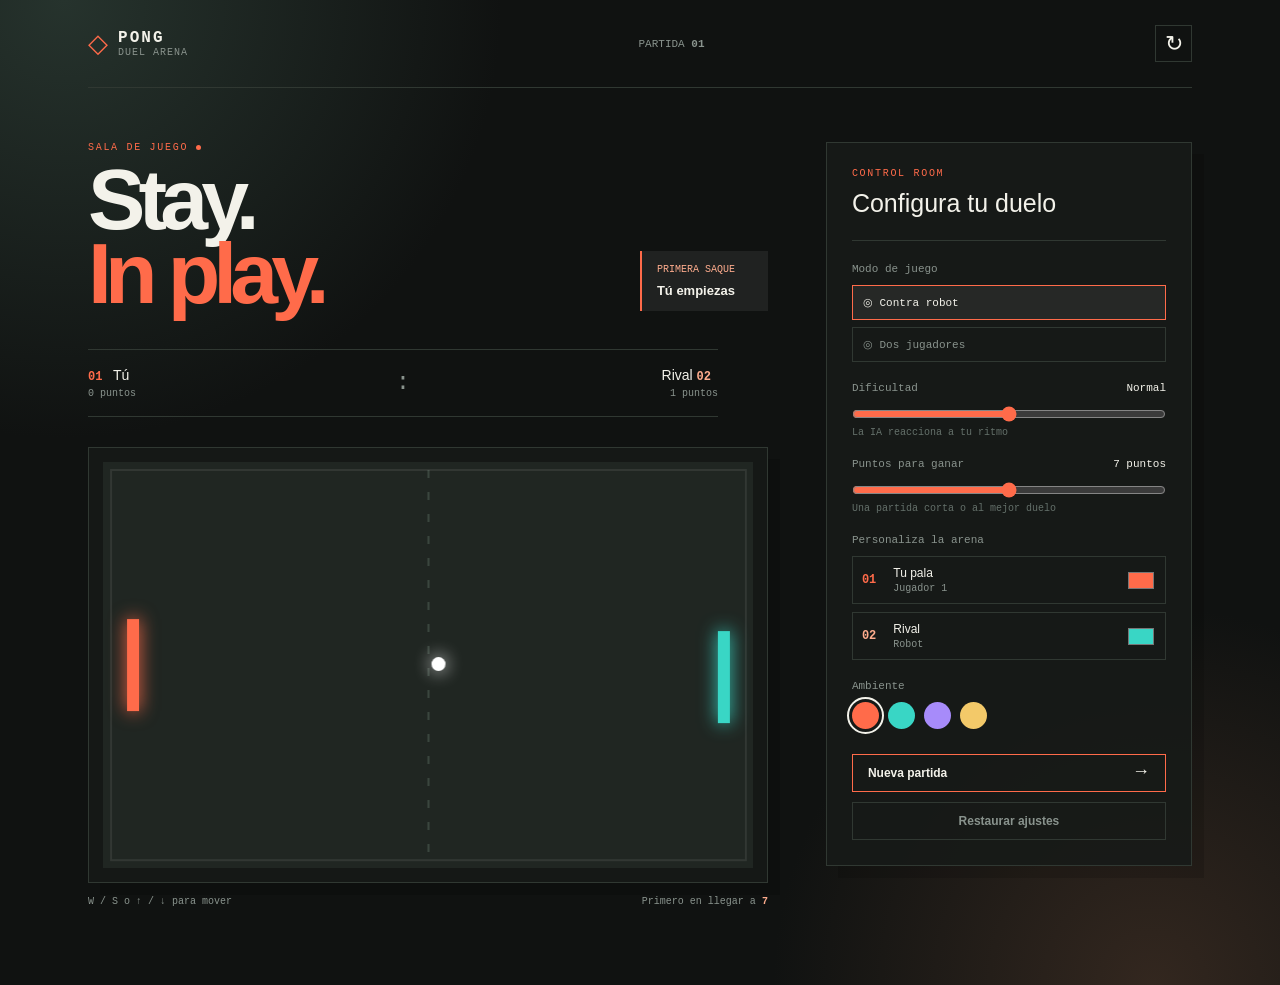
<file: 4/index.html>
<!doctype html>
<html lang="es">
<head>
<meta charset="UTF-8">
<meta name="viewport" content="width=device-width, initial-scale=1">
<title>PONG | Sala de juego</title>
<link rel="stylesheet" href="style.css">
</head>
<body>
<main class="app">
<header class="topbar"><a class="brand" href="../index.html"><span class="brand-symbol">◇</span><span><b>PONG</b><small>DUEL ARENA</small></span></a><span class="round">PARTIDA <b id="round">01</b></span><button id="top-new" class="icon-button" type="button" aria-label="Nueva partida">↻</button></header>
<div class="layout">
<section class="game-area">
<div class="intro"><div><p class="eyebrow">SALA DE JUEGO <i></i></p><h1>Stay.<br><em>In play.</em></h1></div><div class="turn-box"><small id="status-label">PRIMERA SAQUE</small><b id="status-text">Tú empiezas</b></div></div>
<div class="score"><span><b class="player-mark">01</b> Tú <small id="score-player">0 puntos</small></span><b class="colon">:</b><span class="right">Rival <b class="rival-mark">02</b><small id="score-rival">0 puntos</small></span></div>
<div class="board-frame"><canvas id="board" tabindex="0" aria-label="Partida de Pong"></canvas><div id="result" class="result" hidden><small id="result-label">Partida terminada</small><strong id="result-text">Victoria</strong><button id="again" type="button">Jugar otra vez</button></div></div>
<footer class="board-info"><span>W / S o ↑ / ↓ para mover</span><span>Primero en llegar a <b id="target-label">7</b></span></footer>
<div class="touch-controls"><button data-key="up" aria-label="Mover arriba">↑</button><button data-key="down" aria-label="Mover abajo">↓</button></div>
</section>
<aside class="panel"><p class="eyebrow">CONTROL ROOM</p><h2>Configura tu duelo</h2><hr>
<label class="label">Modo de juego</label><div class="modes"><button class="mode active" data-mode="robot" type="button">◎ Contra robot</button><button class="mode" data-mode="player" type="button">◎ Dos jugadores</button></div>
<label class="label" for="difficulty">Dificultad <output id="difficulty-value">Normal</output><input id="difficulty" type="range" min="1" max="3" value="2"><small>La IA reacciona a tu ritmo</small></label>
<label class="label" for="target">Puntos para ganar <output id="target-value">7 puntos</output><input id="target" type="range" min="3" max="11" step="2" value="7"><small>Una partida corta o al mejor duelo</small></label>
<label class="label">Personaliza la arena</label><div class="piece-list"><label class="piece"><b class="player-mark">01</b><span>Tu pala<small>Jugador 1</small></span><input id="player-color" type="color" value="#ff6b4a" aria-label="Color de tu pala"></label><label class="piece"><b class="rival-mark">02</b><span>Rival<small id="rival-name">Robot</small></span><input id="rival-color" type="color" value="#39d6c5" aria-label="Color de la pala rival"></label></div>
<label class="label">Ambiente</label><div class="themes"><button class="theme active" data-theme="ember" type="button" aria-label="Tema coral"></button><button class="theme mint" data-theme="mint" type="button" aria-label="Tema menta"></button><button class="theme violet" data-theme="violet" type="button" aria-label="Tema violeta"></button><button class="theme sun" data-theme="sun" type="button" aria-label="Tema amarillo"></button></div>
<button id="new" class="primary" type="button">Nueva partida <span>→</span></button><button id="restore" class="restore" type="button">Restaurar ajustes</button>
</aside>
</div>
</main>
<script>
const canvas=document.getElementById('board'),ctx=canvas.getContext('2d'),get=id=>document.getElementById(id);
const state={mode:'robot',difficulty:2,target:7,round:1,over:false,paused:false,scores:{player:0,rival:0},playerColor:'#ff6b4a',rivalColor:'#39d6c5',keys:{up:false,down:false},last:0,ball:{x:0,y:0,vx:0,vy:0,r:7},player:{x:0,y:0,w:12,h:92},rival:{x:0,y:0,w:12,h:92}};
const themes={ember:['#ff6b4a','#ffad8e'],mint:['#39d6c5','#96f1e4'],violet:['#a78bfa','#d6cbff'],sun:['#f3c969','#ffe4a0']};
let width=0,height=0,raf=0;
function resize(){const rect=canvas.getBoundingClientRect(),ratio=window.devicePixelRatio||1;width=rect.width;height=rect.height;canvas.width=width*ratio;canvas.height=height*ratio;ctx.setTransform(ratio,0,0,ratio,0,0);state.player.x=24;state.rival.x=width-36;state.player.y=height/2-46;state.rival.y=height/2-46;draw()}
function resetBall(direction=Math.random()<.5?-1:1){const errorRange=[82,42,12][state.difficulty-1];state.aiError=(Math.random()*2-1)*errorRange;state.ball={x:width/2,y:height/2,vx:direction*300,vy:(Math.random()-.5)*220,r:7}}
function reset(){state.scores.player=0;state.scores.rival=0;state.over=false;state.paused=false;get('result').hidden=true;resize();resetBall();updateLabels();state.last=performance.now();cancelAnimationFrame(raf);raf=requestAnimationFrame(loop)}
function updateLabels(){get('score-player').textContent=state.scores.player+' puntos';get('score-rival').textContent=state.scores.rival+' puntos';get('target-label').textContent=state.target;get('target-value').textContent=state.target+' puntos';get('difficulty-value').textContent=['Calma','Normal','Intensa'][state.difficulty-1];get('rival-name').textContent=state.mode==='robot'?'Robot':'Jugador 2';get('status-label').textContent=state.over?'PARTIDA TERMINADA':state.mode==='robot'?'PRIMERA SAQUE':'DOS JUGADORES';get('status-text').textContent=state.over?'Pulsa para volver a jugar':state.mode==='robot'?'Tú empiezas':'Jugador 1 empieza'}
function clampPaddles(){state.player.y=Math.max(12,Math.min(height-12-state.player.h,state.player.y));state.rival.y=Math.max(12,Math.min(height-12-state.rival.h,state.rival.y))}
function hitPaddle(paddle){return state.ball.x-state.ball.r<paddle.x+paddle.w&&state.ball.x+state.ball.r>paddle.x&&state.ball.y+state.ball.r>paddle.y&&state.ball.y-state.ball.r<paddle.y+paddle.h}
function score(side){state.scores[side]++;updateLabels();if(state.scores[side]>=state.target){finish(side);return}resetBall(side==='player'?-1:1)}
function finish(side){state.over=true;cancelAnimationFrame(raf);get('result-label').textContent=side==='player'?'Has dominado la sala':'El rival se lleva la ronda';get('result-text').textContent=side==='player'?'¡Victoria!':'Buen intento';get('result').hidden=false;updateLabels();draw()}
function update(dt){if(state.keys.up)state.player.y-=390*dt;if(state.keys.down)state.player.y+=390*dt;if(state.mode==='player'){if(keyState.rivalUp)state.rival.y-=390*dt;if(keyState.rivalDown)state.rival.y+=390*dt}else{const center=state.rival.y+state.rival.h/2,diff=state.ball.y+state.aiError-center;state.rival.y+=Math.sign(diff)*Math.min(Math.abs(diff),180*state.difficulty*dt)}clampPaddles();const ball=state.ball;ball.x+=ball.vx*dt;ball.y+=ball.vy*dt;if(ball.y-ball.r<8||ball.y+ball.r>height-8){ball.vy*=-1;ball.y=Math.max(8+ball.r,Math.min(height-8-ball.r,ball.y))}if(hitPaddle(state.player)&&ball.vx<0){ball.vx=Math.abs(ball.vx)*1.04;ball.vy+=(ball.y-(state.player.y+state.player.h/2))/state.player.h*170;ball.x=state.player.x+state.player.w+ball.r}if(hitPaddle(state.rival)&&ball.vx>0){ball.vx=-Math.abs(ball.vx)*1.04;ball.vy+=(ball.y-(state.rival.y+state.rival.h/2))/state.rival.h*170;ball.x=state.rival.x-ball.r}if(ball.x<0)score('rival');if(ball.x>width)score('player')}
function draw(){ctx.clearRect(0,0,width,height);const styles=getComputedStyle(document.documentElement);ctx.fillStyle=styles.getPropertyValue('--board').trim();ctx.fillRect(0,0,width,height);ctx.strokeStyle=styles.getPropertyValue('--board-line').trim();ctx.setLineDash([8,14]);ctx.lineWidth=2;ctx.beginPath();ctx.moveTo(width/2,8);ctx.lineTo(width/2,height-8);ctx.stroke();ctx.setLineDash([]);ctx.strokeStyle='rgba(255,255,255,.08)';ctx.strokeRect(8,8,width-16,height-16);ctx.fillStyle=state.playerColor;ctx.shadowColor=state.playerColor;ctx.shadowBlur=18;ctx.fillRect(state.player.x,state.player.y,state.player.w,state.player.h);ctx.fillStyle=state.rivalColor;ctx.shadowColor=state.rivalColor;ctx.fillRect(state.rival.x,state.rival.y,state.rival.w,state.rival.h);ctx.fillStyle='#fff';ctx.shadowColor='#fff';ctx.beginPath();ctx.arc(state.ball.x,state.ball.y,state.ball.r,0,Math.PI*2);ctx.fill();ctx.shadowBlur=0}
function loop(time){if(state.over)return;const dt=Math.min((time-state.last)/1000,.03);state.last=time;if(!state.paused)update(dt);draw();raf=requestAnimationFrame(loop)}
const keyState={rivalUp:false,rivalDown:false};
window.addEventListener('keydown',event=>{if(['ArrowUp','w','W'].includes(event.key)){if(event.key==='ArrowUp'&&state.mode==='player')keyState.rivalUp=true;else state.keys.up=true}if(['ArrowDown','s','S'].includes(event.key)){if(event.key==='ArrowDown'&&state.mode==='player')keyState.rivalDown=true;else state.keys.down=true}if(event.key===' '){state.paused=!state.paused;get('status-text').textContent=state.paused?'Partida pausada':'En juego'}});window.addEventListener('keyup',event=>{if(['ArrowUp'].includes(event.key))keyState.rivalUp=false;if(['ArrowDown'].includes(event.key))keyState.rivalDown=false;if(['w','W'].includes(event.key))state.keys.up=false;if(['s','S'].includes(event.key))state.keys.down=false});
document.querySelectorAll('.touch-controls button').forEach(button=>{button.addEventListener('pointerdown',()=>state.keys[button.dataset.key]=true);button.addEventListener('pointerup',()=>state.keys[button.dataset.key]=false);button.addEventListener('pointerleave',()=>state.keys[button.dataset.key]=false)});
get('new').onclick=get('top-new').onclick=get('again').onclick=()=>{state.round++;get('round').textContent=String(state.round).padStart(2,'0');reset()};get('difficulty').oninput=e=>{state.difficulty=Number(e.target.value);updateLabels()};get('target').oninput=e=>{state.target=Number(e.target.value);updateLabels()};get('player-color').oninput=e=>{state.playerColor=e.target.value;draw()};get('rival-color').oninput=e=>{state.rivalColor=e.target.value;draw()};document.querySelectorAll('.mode').forEach(button=>button.onclick=()=>{state.mode=button.dataset.mode;document.querySelectorAll('.mode').forEach(item=>item.classList.toggle('active',item===button));reset()});document.querySelectorAll('.theme').forEach(button=>button.onclick=()=>{const palette=themes[button.dataset.theme];document.documentElement.style.setProperty('--accent',palette[0]);document.documentElement.style.setProperty('--soft',palette[1]);document.querySelectorAll('.theme').forEach(item=>item.classList.toggle('active',item===button))});get('restore').onclick=()=>{state.mode='robot';state.difficulty=2;state.target=7;state.playerColor='#ff6b4a';state.rivalColor='#39d6c5';get('difficulty').value=2;get('target').value=7;get('player-color').value=state.playerColor;get('rival-color').value=state.rivalColor;document.querySelector('[data-mode="robot"]').click()};window.addEventListener('resize',resize);updateLabels();reset();
</script>
</body>
</html>
</file>
<file: style.css>
@import url('https://fonts.googleapis.com/css2?family=DM+Mono:wght@400;500&family=Space+Grotesk:wght@400;500;700&display=swap');

:root{--ink:#17201d;--paper:#e9e7dc;--muted:#66716b;--lime:#c4f56a;--coral:#ff765c;--cyan:#52e6dc;--line:rgba(23,32,29,.2)}
*{box-sizing:border-box}
body{min-height:100vh;margin:0;color:var(--ink);background:radial-gradient(circle at 8% 12%,#fff8d8 0,transparent 27%),radial-gradient(circle at 94% 82%,#b9e8df 0,transparent 25%),var(--paper);font-family:'Space Grotesk',sans-serif}
body:before{position:fixed;inset:0;z-index:-1;opacity:.22;pointer-events:none;background-image:linear-gradient(var(--line) 1px,transparent 1px),linear-gradient(90deg,var(--line) 1px,transparent 1px);background-size:34px 34px;content:''}
.arcade{width:min(1180px,100%);margin:auto;padding:42px 34px 28px}.hero{display:flex;align-items:end;justify-content:space-between;gap:30px;padding-bottom:38px;border-bottom:1px solid var(--line)}.eyebrow{margin:0 0 10px;color:var(--coral);font:500 11px/1.2 'DM Mono',monospace;letter-spacing:.16em;text-transform:uppercase}h1{margin:0;font-size:clamp(58px,10vw,126px);line-height:.78;letter-spacing:-.07em}h1 em{color:var(--coral);font-style:normal}.intro{max-width:350px;margin:22px 0 0;color:var(--muted);font-size:15px;line-height:1.45}.hero-mark{display:grid;place-items:center;width:112px;height:112px;border:1px solid var(--ink);transform:rotate(8deg);font:500 10px 'DM Mono',monospace;letter-spacing:.12em}.hero-mark b{color:var(--coral);font-size:38px;line-height:.7}.collection{padding:52px 0 42px}.section-heading{display:flex;align-items:end;justify-content:space-between;gap:20px;margin-bottom:20px}.section-heading h2{margin:0;font-size:clamp(24px,4vw,42px);letter-spacing:-.05em}.section-heading h2 span{color:var(--muted);font:400 12px 'DM Mono',monospace;letter-spacing:.05em}.covers{display:grid;grid-template-columns:repeat(3,1fr);gap:18px}.cover{position:relative;display:flex;flex-direction:column;min-height:455px;overflow:hidden;padding:20px;color:#fff;text-decoration:none;transition:transform .25s ease,box-shadow .25s ease}.cover:hover,.cover:focus-visible{transform:translateY(-8px) rotate(-1deg);box-shadow:12px 14px 0 rgba(23,32,29,.16);outline:none}.cover-top,.cover-bottom{position:relative;z-index:1;display:flex;justify-content:space-between;gap:15px;font:10px 'DM Mono',monospace;letter-spacing:.1em}.cover-top b{font-size:18px}.cover-bottom{display:block;margin-top:auto}.cover-label{font-size:10px;opacity:.78}.cover h3{margin:8px 0 4px;font-size:clamp(35px,5vw,61px);line-height:.9;letter-spacing:-.07em}.cover p{margin:0 0 22px;font-size:14px}.launch{display:flex;align-items:center;justify-content:space-between;padding-top:12px;border-top:1px solid rgba(255,255,255,.35);font-size:11px}.launch b{font-size:20px}.cover-snake{background:linear-gradient(145deg,#101522,#1c2c42)}.cover-nexo{background:linear-gradient(145deg,#18201d,#29362f)}.cover-break{background:linear-gradient(145deg,#081017,#19303b)}.cover-nexo h3{font-size:clamp(36px,5vw,58px)}.cover-break h3{font:700 clamp(31px,4.5vw,54px)/.9 'DM Mono',monospace;letter-spacing:-.09em}.cover-break h3 span{color:var(--cyan)}
.snake-art{position:absolute;inset:27% 13% auto;height:170px}.snake-art i{position:absolute;width:34px;height:34px;border:7px solid var(--lime);background:#101522}.snake-art i:nth-child(1){left:13%;top:56%}.snake-art i:nth-child(2){left:31%;top:56%}.snake-art i:nth-child(3){left:49%;top:39%}.snake-art i:nth-child(4){left:67%;top:22%;background:var(--lime)}.snake-art strong{position:absolute;right:7%;top:2%;color:var(--coral);font:500 42px 'DM Mono',monospace}.nexo-art{position:absolute;inset:23% 12% auto;display:grid;grid-template-columns:repeat(3,1fr);height:180px;border:1px solid rgba(255,255,255,.24)}.nexo-art span{display:grid;place-items:center;border:1px solid rgba(255,255,255,.22);font-size:35px}.nexo-art span:nth-child(odd){color:var(--coral)}.nexo-art span:nth-child(even){color:var(--cyan)}.nexo-art i{position:absolute;left:7%;right:7%;top:49%;height:4px;background:var(--coral);transform:rotate(-18deg)}.break-art{position:absolute;inset:22% 10% auto;height:180px}.break-art span{position:relative;display:inline-block;width:17%;height:19px;margin:4px 2%;background:var(--cyan);box-shadow:0 0 14px var(--cyan)}.break-art span:nth-child(2n){background:var(--coral);box-shadow:0 0 14px var(--coral)}.break-art i{position:absolute;left:45%;bottom:25px;width:10px;height:10px;border-radius:50%;background:#fff;box-shadow:0 0 12px #fff}.break-art b{position:absolute;bottom:5px;left:23%;width:55%;height:10px;background:var(--cyan);box-shadow:0 0 15px var(--cyan)}footer{display:flex;justify-content:space-between;padding-top:17px;border-top:1px solid var(--line);color:var(--muted);font:10px 'DM Mono',monospace;letter-spacing:.1em}
.cover-pong{background:linear-gradient(145deg,#16201d,#38443b)}.pong-art{position:absolute;inset:23% 12% auto;height:180px;border:1px solid rgba(255,255,255,.25)}.pong-art:after{position:absolute;top:0;bottom:0;left:50%;border-left:1px dashed rgba(255,255,255,.45);content:''}.pong-art i{position:absolute;top:34%;width:12px;height:64px;background:var(--coral);box-shadow:0 0 18px var(--coral)}.pong-art i:first-child{left:12%}.pong-art i:nth-child(2){right:12%;background:var(--cyan);box-shadow:0 0 18px var(--cyan)}.pong-art strong,.pong-art b{position:absolute;left:43%;top:44%;width:13px;height:13px;border-radius:50%;background:#fff;box-shadow:0 0 14px #fff}.pong-art b{animation:serve 1.8s infinite alternate ease-in-out}@keyframes serve{to{transform:translateX(85px)}}
@media (max-width:760px){.arcade{padding:28px 18px 22px}.hero{align-items:start;padding-bottom:30px}.hero-mark{width:74px;height:74px;flex:none}.hero-mark b{font-size:27px}.covers{grid-template-columns:1fr;gap:16px}.cover{min-height:390px}.section-heading{display:block}.section-heading h2{margin-top:3px}.collection{padding-top:36px}.snake-art,.nexo-art,.break-art,.pong-art{inset-top:20%}footer{gap:12px;line-height:1.4} }
@media (prefers-reduced-motion:reduce){.cover{transition:none}.cover:hover,.cover:focus-visible{transform:none}}
</file>
<file: 1/style.css>
:root{--night:#101522;--panel:#192235;--line:#2d3a54;--text:#f4f7fb;--muted:#9ba8bf;--lime:#b8e34a;--orange:#ff9d5c;--board-bg:#121a2a;--grid-color:#1d2940}*{box-sizing:border-box}body{min-height:100vh;margin:0;display:grid;place-items:center;padding:24px;color:var(--text);background:radial-gradient(circle at 15% 10%,#293654 0,transparent 35%),var(--night);font-family:Georgia,'Times New Roman',serif}main{width:min(100%,560px)}header{display:flex;align-items:end;justify-content:space-between;gap:20px;margin-bottom:18px}.eyebrow{margin:0 0 5px;color:var(--lime);font:700 12px/1.2 Arial,sans-serif;letter-spacing:.16em;text-transform:uppercase}h1{margin:0;font-size:clamp(38px,9vw,64px);line-height:.9;letter-spacing:-.04em}.scores{display:flex;gap:18px;text-align:right;font-family:Arial,sans-serif}.scores span{display:block;color:var(--muted);font-size:10px;letter-spacing:.1em;text-transform:uppercase}.scores strong{display:block;margin-top:3px;color:var(--lime);font-size:26px}.game-shell{padding:14px;border:1px solid var(--line);background:rgba(25,34,53,.88);box-shadow:10px 10px 0 rgba(0,0,0,.18)}#juego{position:relative;width:100%;aspect-ratio:1;overflow:hidden;border:2px solid #42516f;background:var(--board-bg);background-image:linear-gradient(var(--grid-color) 1px,transparent 1px),linear-gradient(90deg,var(--grid-color) 1px,transparent 1px);background-size:5% 5%}canvas{display:block;width:100%;height:100%}.status{position:absolute;inset:0;display:grid;place-items:center;padding:20px;text-align:center;background:rgba(16,21,34,.72);font:700 18px Arial,sans-serif}.status[hidden]{display:none}.status strong{display:block;color:var(--lime);font-size:30px}.toolbar{display:flex;justify-content:space-between;align-items:center;gap:12px;margin-top:15px;font-family:Arial,sans-serif}.hint{color:var(--muted);font-size:12px}button{border:1px solid #566887;padding:10px 15px;color:var(--text);background:transparent;font:700 12px Arial,sans-serif;cursor:pointer}button:hover,button:focus-visible{border-color:var(--lime);color:var(--lime);outline:none}.controls{display:grid;grid-template-columns:repeat(3,48px);justify-content:center;gap:7px;margin:18px auto 0}.controls button{width:48px;height:42px;padding:0;font-size:18px}.controls button:first-child{grid-column:2}.controls button:nth-child(2){grid-column:1;grid-row:2}.controls button:nth-child(3){grid-column:2;grid-row:2}.controls button:nth-child(4){grid-column:3;grid-row:2}.personalizacion{margin-top:24px;padding:18px;border-top:1px solid var(--line);background:rgba(25,34,53,.7)}.custom-heading{display:flex;align-items:end;justify-content:space-between;gap:16px;margin-bottom:18px}h2{margin:0;font-size:25px}.text-button{padding:7px 0;border:0;color:var(--muted)}.color-grid{display:grid;grid-template-columns:repeat(2,minmax(0,1fr));gap:16px}.color-control{min-width:0;padding-top:14px;border-top:1px solid var(--line);font-family:Arial,sans-serif}.color-control label{display:block;margin-bottom:9px;font-size:12px;font-weight:700}.color-inputs{display:flex;gap:8px;align-items:center}.color-picker{width:36px;height:31px;padding:2px;border:1px solid #566887;background:transparent;cursor:pointer}.hex-input{min-width:0;width:92px;padding:7px 8px;border:1px solid #566887;color:var(--text);background:#101522;font:700 11px Arial,sans-serif}.presets{display:flex;gap:7px;margin-top:10px}.presets button{width:20px;height:20px;padding:0;border:2px solid rgba(244,247,251,.5);background:var(--swatch)}@media(min-width:600px){.controls{display:none}}@media(max-width:470px){body{padding:14px}.color-grid{grid-template-columns:1fr}.personalizacion{padding:14px}.hint{font-size:10px}}
</file>
<file: 2/style.css>
:root{--bg:#101211;--panel:#171a18;--board:#202622;--board-line:#3c4740;--line:#303832;--text:#f3f2ea;--muted:#89938d;--accent:#ff6b4a;--soft:#ffad8e}*{box-sizing:border-box}body{min-height:100vh;margin:0;color:var(--text);background:radial-gradient(circle at 5% 0%,#26332d 0,transparent 28%),radial-gradient(circle at 90% 100%,#33271f 0,transparent 25%),var(--bg);font-family:'Trebuchet MS',sans-serif}.app{width:min(1180px,100%);margin:auto;padding:25px 38px}.topbar{display:flex;align-items:center;justify-content:space-between;padding-bottom:25px;border-bottom:1px solid var(--line);color:var(--muted);font:11px monospace}.brand{display:flex;align-items:center;gap:10px;color:var(--text);text-decoration:none}.brand-symbol{color:var(--accent);font-size:26px}.brand b,.brand small{display:block}.brand b{font-size:16px;letter-spacing:.13em}.brand small{color:var(--muted);font-size:10px;letter-spacing:.1em}.icon-button{width:37px;height:37px;border:1px solid var(--line);color:var(--text);background:transparent;font-size:22px}.icon-button:hover{border-color:var(--accent);color:var(--accent)}.layout{display:grid;grid-template-columns:minmax(0,1.3fr) minmax(300px,.7fr);gap:58px;padding:54px 0}.intro{display:flex;align-items:end;justify-content:space-between;gap:20px;margin-bottom:38px}.eyebrow{margin:0 0 10px;color:var(--accent);font:500 10px monospace;letter-spacing:.17em}.eyebrow i{display:inline-block;width:5px;height:5px;border-radius:50%;background:var(--accent)}h1{margin:0;font-size:clamp(52px,7vw,86px);line-height:.86;letter-spacing:-.08em}h1 em{color:var(--accent);font-style:normal}.turn-box{min-width:128px;padding:13px 15px;border-left:2px solid var(--accent);background:#fff1}.turn-box small,.turn-box b{display:block}.turn-box small{color:var(--soft);font:10px monospace}.turn-box b{margin-top:8px;font-size:13px}.score{display:flex;justify-content:space-between;align-items:center;max-width:630px;padding:17px 0;border-block:1px solid var(--line)}.score span{min-width:150px}.score .right{text-align:right}.score small{display:block;margin-top:3px;color:var(--muted);font:10px monospace}.x{color:var(--accent);font-size:25px}.o{color:var(--soft);font-size:25px}.colon{color:var(--line);font-size:20px}.board-frame{position:relative;width:min(100%,630px);margin-top:20px;padding:14px;background:#171b18;box-shadow:12px 12px #0003;aspect-ratio:1}.board-frame:before{position:absolute;inset:7px;border:1px solid #28312c;content:'';pointer-events:none}.board-frame canvas{position:relative;display:block;width:100%;height:100%;outline:none}.board-frame canvas:focus-visible{box-shadow:0 0 0 3px var(--accent)}.result{position:absolute;inset:14px;display:grid;place-content:center;justify-items:center;gap:12px;background:#0e110fdc;text-align:center}.result[hidden]{display:none}.result small{color:var(--accent);font:10px monospace}.result strong{font-size:34px}.result button,.primary{border:0;padding:11px 15px;color:#161712;background:var(--accent);font-weight:bold}.result button:hover,.primary:hover{filter:brightness(1.1)}.board-info{display:flex;justify-content:space-between;width:min(100%,630px);padding-top:16px;color:var(--muted);font:10px monospace;text-transform:uppercase}.panel{align-self:start;padding:27px;border:1px solid var(--line);background:#171a18e8}.panel h2{margin:0;font-size:23px}.panel hr{margin:25px 0;border:0;border-top:1px solid var(--line)}.label{display:block;margin:22px 0 9px;font-size:12px;font-weight:bold}.label output{float:right;color:var(--accent);font:11px monospace}.label small,.piece small{display:block;margin-top:7px;color:var(--muted);font:10px monospace}.modes{display:grid;grid-template-columns:1fr 1fr;gap:5px;padding:4px;background:#101310}.mode{min-height:42px;border:1px solid transparent;color:var(--muted);background:transparent;font-size:11px}.mode.active{border-color:var(--line);color:var(--text);background:var(--panel)}input[type=range]{width:100%;height:4px;margin:14px 0 0;appearance:none;background:var(--line);accent-color:var(--accent)}input[type=range]::-webkit-slider-thumb{width:14px;height:14px;appearance:none;border:3px solid var(--accent);border-radius:50%;background:var(--panel)}.piece-list{display:grid;gap:8px}.piece{display:grid;grid-template-columns:38px 1fr 27px;align-items:center;gap:10px;padding:9px;background:#111511}.piece>b{display:grid;place-items:center;width:36px;height:36px;background:var(--board)}.piece input{width:27px;height:27px;padding:1px}.themes{display:flex;gap:12px}.theme{width:25px;height:25px;padding:0;border:2px solid transparent;border-radius:50%;background:var(--accent)}.theme.mint{background:#39d6c5}.theme.violet{background:#a78bfa}.theme.sun{background:#f3c969}.theme.active{border-color:var(--text);outline:3px solid var(--accent);outline-offset:2px}.primary{display:flex;justify-content:space-between;width:100%;margin-top:25px}.primary span{font-size:18px}.restore{margin-top:10px;border:0;color:var(--muted);background:transparent;font-size:11px}.restore:hover{color:var(--text)}@media(max-width:800px){.app{padding:20px}.layout{grid-template-columns:1fr;gap:35px;padding-top:35px}.panel{max-width:630px}}@media(max-width:480px){.app{padding:16px}.intro{align-items:start;flex-direction:column}.turn-box{width:100%;margin-top:20px}.board-frame{padding:9px}.board-frame:before{inset:5px}.result{inset:9px}.board-info{gap:12px;font-size:9px}.topbar{padding-bottom:20px}}
</file>
<file: 3/style.css>
:root{--bg:#081017;--panel:#101c24;--panel-2:#142630;--line:#29414d;--text:#f3f6ef;--muted:#7f969b;--accent:#52e6dc;--hot:#ffcf70}*{box-sizing:border-box}body{min-height:100vh;margin:0;color:var(--text);background:radial-gradient(circle at 12% 8%,#17343b 0,transparent 31%),radial-gradient(circle at 85% 95%,#302321 0,transparent 30%),var(--bg);font-family:Georgia,'Times New Roman',serif}body:before{position:fixed;inset:0;z-index:-1;opacity:.17;pointer-events:none;background-image:linear-gradient(rgba(255,255,255,.12) 1px,transparent 1px),linear-gradient(90deg,rgba(255,255,255,.12) 1px,transparent 1px);background-size:42px 42px;content:''}.app{width:min(1240px,100%);margin:auto;padding:38px 34px 46px}.topbar{display:flex;align-items:end;justify-content:space-between;gap:24px;margin-bottom:28px}.brand{display:flex;align-items:center;gap:14px}.brand-mark{color:var(--accent);font:700 32px/1 monospace;letter-spacing:-8px}.eyebrow{margin:0 0 7px;color:var(--accent);font:700 10px/1.2 monospace;letter-spacing:.18em;text-transform:uppercase}h1,h2,p{margin-top:0}h1{margin-bottom:0;font-size:clamp(35px,6vw,62px);line-height:.85;letter-spacing:.03em}h1 span{color:var(--accent)}h2{margin-bottom:0;font-size:25px;font-weight:500}.stats{display:flex;gap:27px;text-align:right}.stats small{display:block;color:var(--muted);font:10px monospace;letter-spacing:.12em}.stats strong{display:block;margin-top:5px;color:var(--accent);font:700 24px monospace}.stats strong span{color:var(--muted);font-size:13px}.layout{display:grid;grid-template-columns:minmax(0,1fr) 300px;gap:24px}.game-frame{border:1px solid var(--line);background:rgba(10,24,31,.76);padding:15px;box-shadow:0 18px 50px rgba(0,0,0,.22)}.frame-label{display:flex;align-items:center;gap:9px;color:var(--muted);font:10px monospace;letter-spacing:.12em;margin:0 0 12px}.frame-label i{display:inline-block;width:5px;height:5px;background:var(--accent);border-radius:50%;box-shadow:0 0 10px var(--accent)}.canvas-wrap{position:relative;width:100%;aspect-ratio:1.38;min-height:360px;border:1px solid #29424a;overflow:hidden;background:#081017}.canvas-wrap canvas{display:block;width:100%;height:100%;touch-action:none}.overlay{position:absolute;inset:0;display:grid;place-items:center;padding:25px;text-align:center;background:rgba(5,15,20,.78);opacity:0;pointer-events:none;transition:opacity .25s}.overlay.visible{opacity:1;pointer-events:auto}.overlay>div{max-width:390px}.overlay-kicker{color:var(--accent);font:11px monospace;letter-spacing:.2em}.overlay h2{margin:14px 0 8px;font-size:clamp(30px,5vw,46px);font-weight:400}.overlay p{margin-bottom:23px;color:var(--muted);font:13px/1.5 monospace}.primary,.secondary{border:1px solid var(--accent);padding:13px 17px;color:#061316;background:var(--accent);font:700 11px monospace;letter-spacing:.05em;cursor:pointer}.primary b{margin-left:13px;color:rgba(6,19,22,.62);font-size:9px}.game-footer{display:flex;justify-content:space-between;margin-top:13px;color:var(--muted);font:10px monospace}.key{display:inline-block;margin:0 2px;padding:3px 5px;border:1px solid #38515a;color:var(--text);font-size:9px}.control-panel{padding:24px 22px;border-left:1px solid var(--line);background:rgba(16,28,36,.8)}.panel-heading{padding-bottom:24px;border-bottom:1px solid var(--line);margin-bottom:23px}.control-label{display:flex;justify-content:space-between;margin:0 0 12px;color:#cbd7d2;font:11px monospace;letter-spacing:.08em;text-transform:uppercase}.control-label output{color:var(--accent);text-transform:none}input[type=range]{width:100%;accent-color:var(--accent);cursor:pointer}.range-hint{display:flex;justify-content:space-between;margin:4px 0 25px;color:var(--muted);font:10px monospace}.boss-card{display:flex;justify-content:space-between;align-items:center;margin:0 -7px 27px;padding:12px 10px;border:1px solid #5f3d48;background:rgba(83,37,48,.3)}.boss-card>div{display:flex;align-items:center;gap:10px}.boss-card small,.boss-card strong{display:block;font-family:monospace}.boss-card small{color:#d8949d;font-size:8px;letter-spacing:.1em}.boss-card strong{margin-top:4px;color:#ff9eac;font-size:12px}.boss-icon{color:#ff7184;font-size:19px}.boss-level{color:#b36a77;font:10px monospace}.palette-list{display:grid;gap:8px;margin-bottom:25px}.palette{display:flex;align-items:center;gap:10px;width:100%;padding:9px;background:transparent;border:1px solid transparent;color:var(--muted);text-align:left;font:10px monospace;cursor:pointer}.palette i{width:26px;height:12px;background:var(--accent);box-shadow:14px 0 var(--hot)}.palette[data-palette=coral] i{background:#ff786b;box-shadow:14px 0 #ffd166}.palette[data-palette=lime] i{background:#c4f56a;box-shadow:14px 0 #ff9f68}.palette.active{border-color:var(--line);color:var(--text);background:rgba(255,255,255,.04)}.secondary{display:flex;justify-content:space-between;width:100%;margin-bottom:27px;color:var(--text);border-color:#4a626c;background:transparent}.secondary span{font-size:19px;line-height:10px}.legend{border-top:1px solid var(--line);padding-top:21px}.legend>div{display:grid;gap:11px;color:var(--muted);font:10px monospace}.legend span{display:flex;align-items:center;gap:9px}.legend i{width:18px;height:8px;display:inline-block}.legend-normal{background:var(--accent)}.legend-reinforced{background:var(--hot);border:2px solid #fff0b0}.legend-solid{background:rgba(124,151,168,.35);border:1px solid #8ca9ad}.powerups{margin-top:25px;padding-top:20px;border-top:1px solid var(--line)}.power-row{display:flex;align-items:center;gap:11px;margin-top:12px}.power-icon{display:grid;place-items:center;width:29px;height:29px;border:1px solid var(--accent);color:var(--accent);font:700 13px monospace}.power-icon.multi{color:var(--hot);border-color:var(--hot);font-size:9px}.power-icon.laser{color:#ff7883;border-color:#ff7883;font-size:19px}.power-row strong,.power-row small{display:block;font-family:monospace}.power-row strong{font-size:10px}.power-row small{margin-top:3px;color:var(--muted);font-size:9px}.touch-controls{display:none;grid-template-columns:1fr 1fr;gap:10px;margin-top:12px}.touch-controls button{padding:13px;color:var(--accent);border:1px solid var(--line);background:var(--panel);font:20px monospace}@media(max-width:850px){.app{padding:25px 18px 35px}.layout{grid-template-columns:1fr}.control-panel{border-left:0;border-top:1px solid var(--line);padding:22px}.canvas-wrap{min-height:0}.touch-controls{display:grid}.stats{gap:13px}.stats strong{font-size:18px}}@media(max-width:500px){.topbar{align-items:flex-start;flex-direction:column;margin-bottom:20px}.stats{width:100%;justify-content:space-between;text-align:left}.canvas-wrap{aspect-ratio:1}.game-footer{font-size:8px}.game-footer span:last-child{display:none}.control-panel{padding:20px 16px}h2{font-size:22px}}
</file>
<file: 4/style.css>
:root{--bg:#101211;--panel:#171a18;--board:#202622;--board-line:#3c4740;--line:#303832;--text:#f3f2ea;--muted:#89938d;--accent:#ff6b4a;--soft:#ffad8e}*{box-sizing:border-box}body{min-height:100vh;margin:0;color:var(--text);background:radial-gradient(circle at 5% 0%,#26332d 0,transparent 28%),radial-gradient(circle at 90% 100%,#33271f 0,transparent 25%),var(--bg);font-family:'Trebuchet MS',sans-serif}.app{width:min(1180px,100%);margin:auto;padding:25px 38px}.topbar{display:flex;align-items:center;justify-content:space-between;padding-bottom:25px;border-bottom:1px solid var(--line);color:var(--muted);font:11px monospace}.brand{display:flex;align-items:center;gap:10px;color:var(--text);text-decoration:none}.brand-symbol{color:var(--accent);font-size:26px}.brand b,.brand small{display:block}.brand b{font-size:16px;letter-spacing:.13em}.brand small{color:var(--muted);font-size:10px;letter-spacing:.1em}.icon-button{width:37px;height:37px;border:1px solid var(--line);color:var(--text);background:transparent;font-size:22px;cursor:pointer}.icon-button:hover{border-color:var(--accent);color:var(--accent)}.layout{display:grid;grid-template-columns:minmax(0,1.3fr) minmax(300px,.7fr);gap:58px;padding:54px 0}.intro{display:flex;align-items:end;justify-content:space-between;gap:20px;margin-bottom:38px}.eyebrow{margin:0 0 10px;color:var(--accent);font:500 10px monospace;letter-spacing:.17em}.eyebrow i{display:inline-block;width:5px;height:5px;border-radius:50%;background:var(--accent)}h1{margin:0;font-size:clamp(52px,7vw,86px);line-height:.86;letter-spacing:-.08em}h1 em{color:var(--accent);font-style:normal}.turn-box{min-width:128px;padding:13px 15px;border-left:2px solid var(--accent);background:#fff1}.turn-box small,.turn-box b{display:block}.turn-box small{color:var(--soft);font:10px monospace}.turn-box b{margin-top:8px;font-size:13px}.score{display:flex;justify-content:space-between;align-items:center;max-width:630px;padding:17px 0;border-block:1px solid var(--line)}.score span{min-width:150px;font-size:14px}.score span.right{text-align:right}.score small{display:block;margin-top:4px;color:var(--muted);font:10px monospace}.player-mark,.rival-mark{margin-right:7px;color:var(--accent);font:700 12px monospace}.rival-mark{color:var(--soft)}.colon{color:var(--muted);font:24px monospace}.board-frame{position:relative;width:100%;max-width:680px;margin-top:30px;border:1px solid var(--line);padding:14px;background:rgba(23,26,24,.8);box-shadow:12px 12px 0 rgba(0,0,0,.18)}canvas{display:block;width:100%;height:auto;aspect-ratio:16/10;outline:none}.result{position:absolute;inset:14px;display:grid;place-content:center;justify-items:center;text-align:center;background:rgba(16,18,17,.86)}.result[hidden]{display:none}.result small{color:var(--soft);font:10px monospace;letter-spacing:.12em}.result strong{margin:10px 0 18px;font-size:42px;letter-spacing:-.06em}.result button,.primary,.restore{border:1px solid var(--accent);padding:11px 15px;color:var(--text);background:transparent;font:700 12px 'Trebuchet MS',sans-serif;cursor:pointer}.result button:hover,.primary:hover{background:var(--accent);color:#171a18}.board-info{display:flex;justify-content:space-between;max-width:680px;padding-top:13px;color:var(--muted);font:10px monospace}.board-info b{color:var(--soft)}.touch-controls{display:none;gap:10px;margin-top:14px}.touch-controls button{flex:1;padding:12px;border:1px solid var(--line);color:var(--text);background:var(--panel);font-size:20px}.panel{align-self:start;padding:25px;background:rgba(23,26,24,.9);border:1px solid var(--line);box-shadow:12px 12px 0 rgba(0,0,0,.15)}h2{margin:0;font-size:25px;font-weight:500}hr{margin:22px 0;border:0;border-top:1px solid var(--line)}.label{display:block;margin-top:20px;color:var(--muted);font:11px monospace}.label output{float:right;color:var(--text)}.label input[type=range]{display:block;width:100%;margin:12px 0 5px;accent-color:var(--accent)}.label small{display:block;font-size:10px;color:#64706a}.modes{display:grid;gap:7px;margin-top:10px}.mode{padding:10px;border:1px solid var(--line);color:var(--muted);background:transparent;text-align:left;font:11px monospace;cursor:pointer}.mode.active,.mode:hover{border-color:var(--accent);color:var(--text);background:#fff1}.piece-list{display:grid;gap:8px;margin-top:10px}.piece{display:flex;align-items:center;gap:10px;padding:9px;border:1px solid var(--line);cursor:pointer}.piece>span{flex:1;color:var(--text);font:12px 'Trebuchet MS',sans-serif}.piece small{display:block;margin-top:3px;color:var(--muted);font:10px monospace}.piece input{width:30px;height:25px;border:0;padding:0;background:transparent}.themes{display:flex;gap:9px;margin-top:10px}.theme{width:27px;height:27px;border:2px solid transparent;border-radius:50%;background:var(--accent);cursor:pointer}.theme.mint{background:#39d6c5}.theme.violet{background:#a78bfa}.theme.sun{background:#f3c969}.theme.active{outline:2px solid var(--text);outline-offset:3px}.primary{display:flex;justify-content:space-between;width:100%;margin-top:25px}.primary span{font-size:18px;line-height:10px}.restore{width:100%;margin-top:10px;border-color:var(--line);color:var(--muted)}@media(max-width:900px){.app{padding:22px 18px}.layout{grid-template-columns:1fr;gap:28px;padding:35px 0}.panel{max-width:680px}.board-frame{margin-top:23px}}@media(max-width:600px){.intro{align-items:start}.turn-box{min-width:110px}.board-info{display:block;line-height:1.7}.board-info span{display:block}.touch-controls{display:flex}.topbar{padding-bottom:18px}.app{padding-top:18px}}@media(prefers-reduced-motion:reduce){*{scroll-behavior:auto}}
</file>
